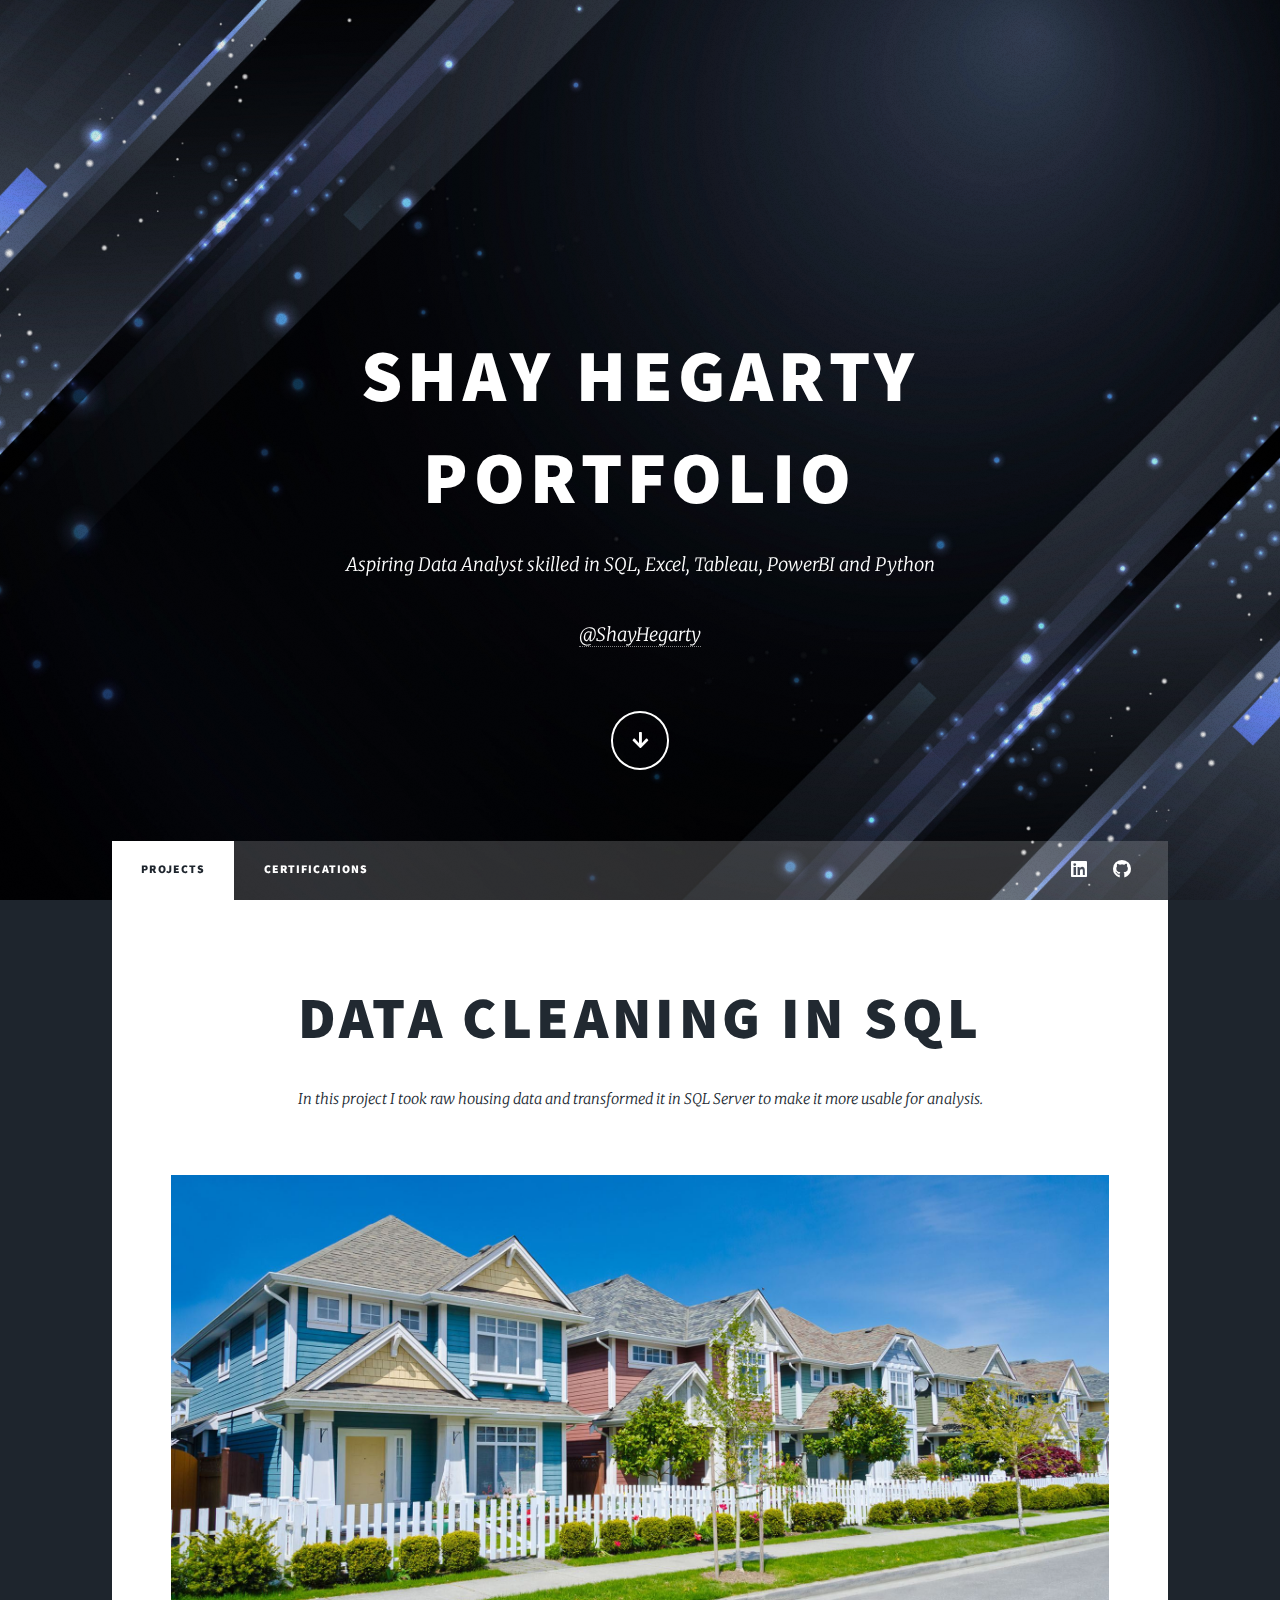
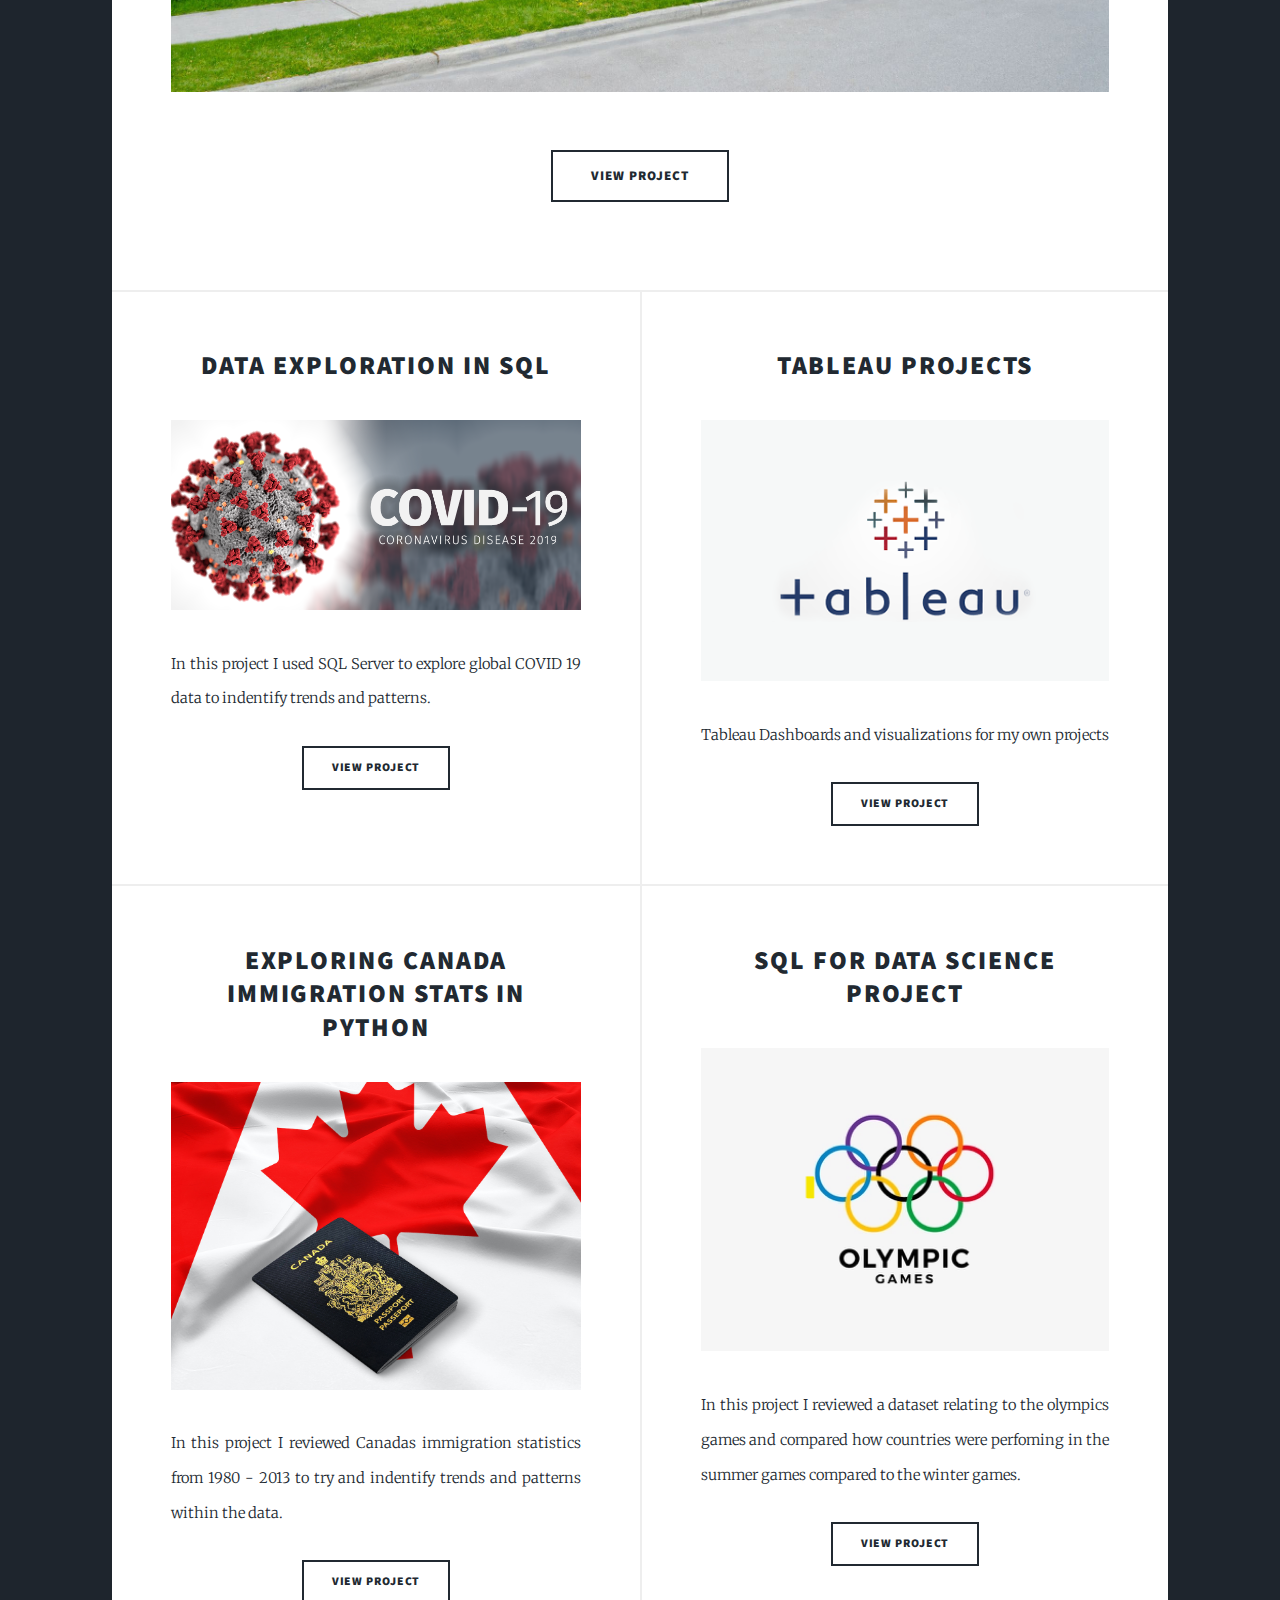
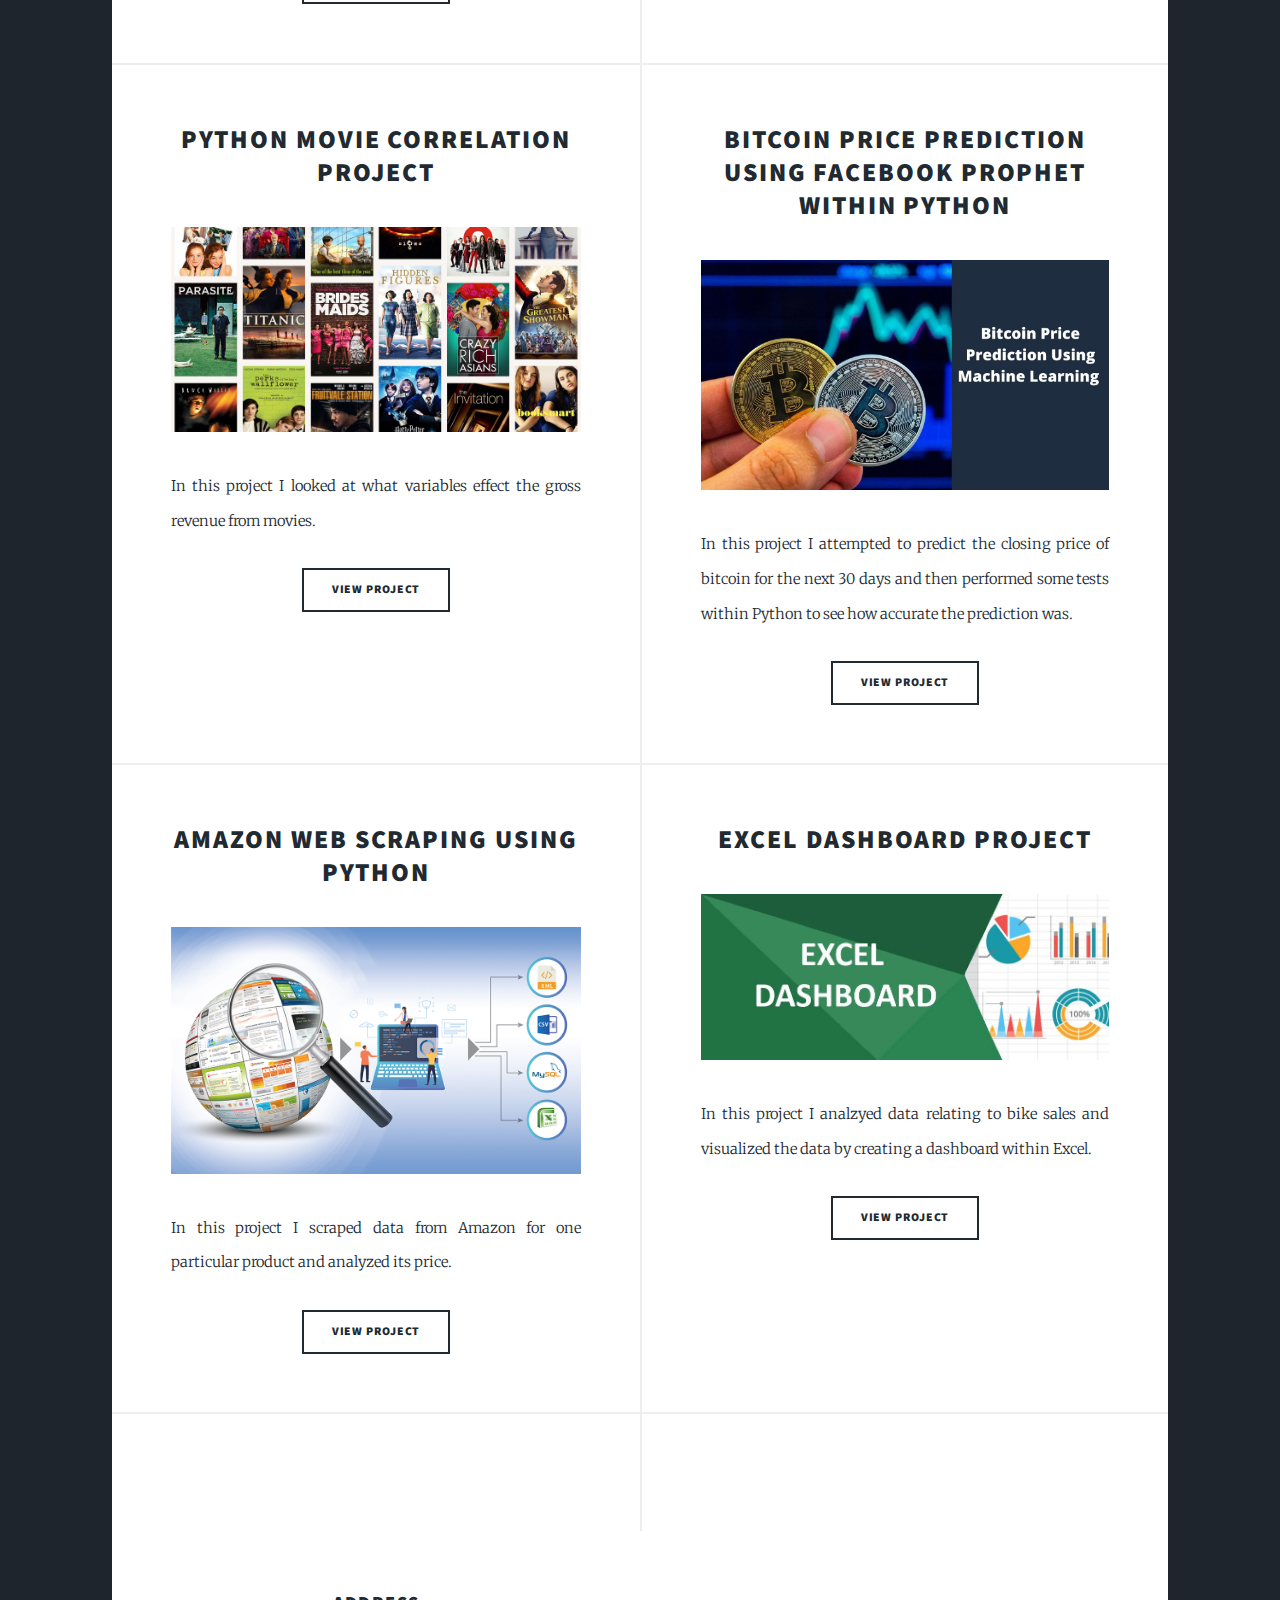
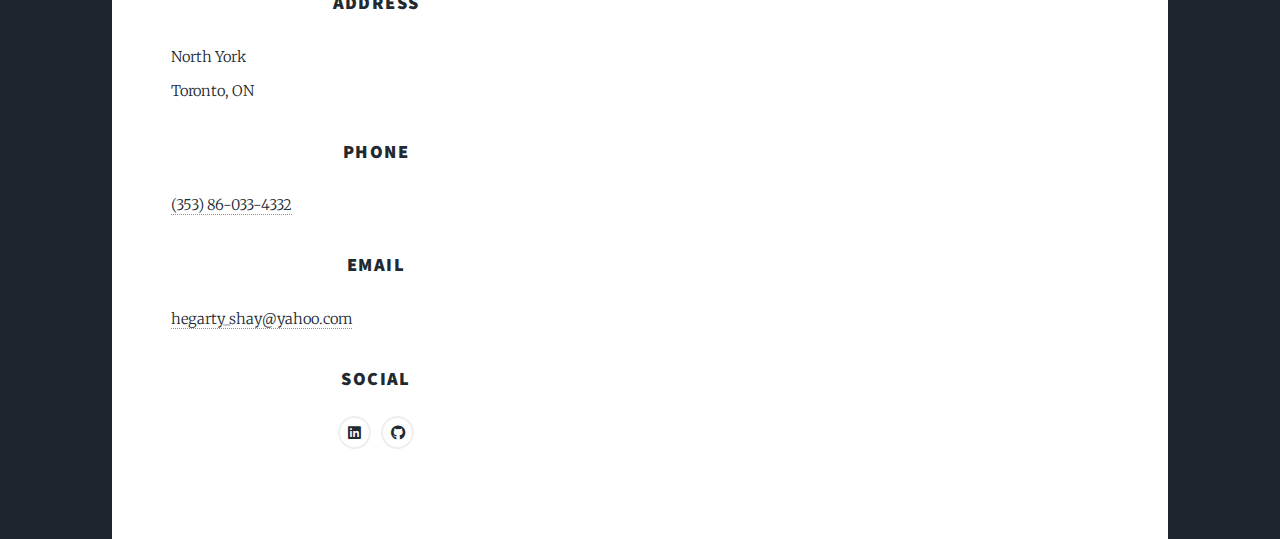
<file: index.html>
<!DOCTYPE HTML>
<!---
	Massively by HTML5 UP
	html5up.net | @ajlkn
	Free for personal and commercial use under the CCA 3.0 license (html5up.net/license)
-->
<html>
	<head>
		<title>Shay Hegarty Portfolio</title>
		<meta charset="utf-8" />
		<meta name="viewport" content="width=device-width, initial-scale=1, user-scalable=no" />
		<link rel="stylesheet" href="assets/css/main.css" />
		<noscript><link rel="stylesheet" href="assets/css/noscript.css" /></noscript>
	</head>
	<body class="is-preload">

		<!-- Wrapper -->
			<div id="wrapper" class="fade-in">

				<!-- Intro -->
					<div id="intro">
						<h1>Shay Hegarty<br />
						</h1>
						<h1>Portfolio<br />
						</h1>
						<p>Aspiring Data Analyst skilled in SQL, Excel, Tableau, PowerBI and Python <p><a href="https://www.linkedin.com/in/shayhegarty/" target= "_blank">@ShayHegarty</a></p>
						</p>
						<ul class="actions">
							<li><a href="#header" class="button icon solid solo fa-arrow-down scrolly">Continue</a></li>
						</ul>
						
					</div>

				<!-- Header -->
					<header id="header">
						<a href="index.html" class="logo">Shay Hegarty</a>
						
						
					</header>

				<!-- Nav -->
					<nav id="nav">
						<ul class="links">
							<li class="active"><a href="index.html">Projects</a></li>
							<li><a href="generic.html">Certifications</a></li>
						</ul>
						<ul class="icons">
							<li><a href="https://www.linkedin.com/in/shayhegarty/" target= "_blank" class="icon brands alt fa-linkedin"><span class="label">linkedin</span></a></li>
							<li><a href="https://github.com/Shegartyy" target= "_blank" class="icon brands alt fa-github"><span class="label">GitHub</span></a></li>
						</ul>
					</nav>

				<!-- Main -->
					<div id="main">

						<!-- Featured Post -->
							<article class="post featured">
								<header class="major">
									
									<h2><a href="https://github.com/Shegartyy/SQL-Data-Cleaning/blob/main/SQL%20Data%20Cleaning.sql" target= "_blank">Data Cleaning in SQL<br />
									</a></h2>
									<p>In this project I took raw housing data and transformed it in SQL Server to make it more usable for analysis.</p>
								</header>
								<a href="https://github.com/Shegartyy/SQL-Data-Cleaning/blob/main/SQL%20Data%20Cleaning.sql" target= "_blank" class="image main"><img src="images/house4.jpg" alt="" /></a>
								<ul class="actions special">
									<li><a href="https://github.com/Shegartyy/SQL-Data-Cleaning/blob/main/SQL%20Data%20Cleaning.sql" target= "_blank" class="button large">View project</a></li>
								</ul>
							</article>

						<!-- Posts -->
							<section class="posts">
								<article>
									<header>
										
										<h2><a href="https://github.com/Shegartyy/SQL-Project---Covid-Dataset-/blob/main/Portfolio%20Project%20-%20Covid.sql" target= "_blank">Data Exploration in SQL<br /></a></h2>
									</header>
									<a href="https://github.com/Shegartyy/SQL-Project---Covid-Dataset-/blob/main/Portfolio%20Project%20-%20Covid.sql" target= "_blank" class="image fit"><img src="images/covid.png" alt="" /></a>
									<p>In this project I used SQL Server to explore global COVID 19 data to indentify trends and patterns.</p>
									<ul class="actions special">
										<li><a href="https://github.com/Shegartyy/SQL-Project---Covid-Dataset-/blob/main/Portfolio%20Project%20-%20Covid.sql" target= "_blank" class="button">View Project</a></li>
									</ul>
								</article>
								<article>
									<header>
										
										<h2><a href="https://public.tableau.com/app/profile/shegartyy" target= "_blank">Tableau Projects<br /></a></h2>
									</header>
									<a href="https://public.tableau.com/app/profile/shegartyy" target= "_blank" class="image fit"><img src="images/tableau.png" alt="" /></a>
									<p>Tableau Dashboards and visualizations for my own projects</p>
									<ul class="actions special">
										<li><a href="https://public.tableau.com/app/profile/shegartyy" target= "_blank" class="button">View Project</a></li>
									</ul>
								</article>
								<article>
									<header>
										
										<h2><a href="https://github.com/Shegartyy/Final-Project---Diploma-in-Applied-Data-Technologies/blob/main/ShayHegarty_L00119782_CA3.ipynb" target= "_blank">Exploring Canada Immigration Stats in Python<br /></a></h2>
									</header>
									<a href="https://github.com/Shegartyy/Final-Project---Diploma-in-Applied-Data-Technologies/blob/main/ShayHegarty_L00119782_CA3.ipynb" target= "_blank" class="image fit"><img src="images/canada 1.jpeg" alt="" /></a>
									<p>In this project I reviewed Canadas immigration statistics from 1980 - 2013 to try and indentify trends and patterns within the data.</p>
									<ul class="actions special">
										<li><a href="https://github.com/Shegartyy/Final-Project---Diploma-in-Applied-Data-Technologies/blob/main/ShayHegarty_L00119782_CA3.ipynb" target= "_blank" class="button">View Project</a></li>
									</ul>
								</article>
								<article>
									<header>
										
										<h2><a href="https://github.com/Shegartyy/SQL-for-Data-Science-Capstone-Project" target= "_blank">SQL for Data Science Project<br /></a></h2>
									</header>
									<a href="https://github.com/Shegartyy/SQL-for-Data-Science-Capstone-Project" target= "_blank" class="image fit"><img src="images/olympics.png" alt="" /></a>
									<p>In this project I reviewed a dataset relating to the olympics games and compared how countries were perfoming in the summer games compared to the winter games.</p>
									<ul class="actions special">
										<li><a href="https://github.com/Shegartyy/SQL-for-Data-Science-Capstone-Project" target= "_blank" class="button">View Project</a></li>
									</ul>
								</article>
								<article>
									<header>
										
										<h2><a href="https://github.com/Shegartyy/Python---Movie-Correlation-Project" target= "_blank">Python Movie Correlation Project<br /></a></h2>
									</header>
									<a href="https://github.com/Shegartyy/Python---Movie-Correlation-Project" target= "_blank" class="image fit"><img src="images/movies.jpg" alt="" /></a>
									<p>In this project I looked at what variables effect the gross revenue from movies.</p>
									<ul class="actions special">
										<li><a href="https://github.com/Shegartyy/Python---Movie-Correlation-Project" target= "_blank" class="button">View Project</a></li>
									</ul>
								</article>
								<article>
									<header>
										
										<h2><a href="https://github.com/Shegartyy/Python---Bitcoin-Price-Prediction-using-Facebook-Prophet" target= "_blank">Bitcoin Price Prediction using Facebook Prophet within Python<br /></a></h2>
									</header>
									<a href="https://github.com/Shegartyy/Python---Bitcoin-Price-Prediction-using-Facebook-Prophet" target= "_blank" class="image fit"><img src="images/btc.jpg" alt="" /></a>
									<p>In this project I attempted to predict the closing price of bitcoin for the next 30 days and then performed some tests within Python to see how accurate the prediction was.</p>
									<ul class="actions special">
										<li><a href="https://github.com/Shegartyy/Python---Bitcoin-Price-Prediction-using-Facebook-Prophet" target= "_blank" class="button">View Project</a></li>
									</ul>
								</article>
								<article>
									<header>
										
										<h2><a href="https://github.com/Shegartyy/Amazon-Web-Scraping-using-Python/blob/main/Amazon%20Web%20Scraping.ipynb" target= "_blank">Amazon Web Scraping using Python<br /></a></h2>
									</header>
									<a href="https://github.com/Shegartyy/Amazon-Web-Scraping-using-Python/blob/main/Amazon%20Web%20Scraping.ipynb" target= "_blank" class="image fit"><img src="images/webscraping.jpg" alt="" /></a>
									<p>In this project I scraped data from Amazon for one particular product and analyzed its price.</p>
									<ul class="actions special">
										<li><a href="https://github.com/Shegartyy/Amazon-Web-Scraping-using-Python/blob/main/Amazon%20Web%20Scraping.ipynb" target= "_blank" class="button">View Project</a></li>
									</ul>
								</article>
								<article>
									<header>
										
										<h2><a href="https://github.com/Shegartyy/Excel-Dashboard-Project" target= "_blank">Excel Dashboard Project<br /></a></h2>
									</header>
									<a href="https://github.com/Shegartyy/Excel-Dashboard-Project" target= "_blank" class="image fit"><img src="images/excel.jpg" alt="" /></a>
									<p>In this project I analzyed data relating to bike sales and visualized the data by creating a dashboard within Excel.</p>
									<ul class="actions special">
										<li><a href="https://github.com/Shegartyy/Excel-Dashboard-Project" target= "_blank" class="button">View Project</a></li>
									</ul>
								</article>
							<article>
							</article>
							<article>
							</article>

						<section class="split contact">
							<section class="alt">
								<h3>Address</h3>
								<p>North York<br />Toronto, ON</p>
							</section>
							<section>
								<h3>Phone</h3>
								<p><a href="#">(353) 86-033-4332</a></p>
							</section>
							<section>
								<h3>Email</h3>
								<p><a href="#">hegarty_shay@yahoo.com</a></p>
							</section>
							<section>
								<h3>Social</h3>
								<ul class="icons alt">
									<li><a href="https://www.linkedin.com/in/shayhegarty/" target= "_blank" class="icon brands alt fa-linkedin"><span class="label">linkedin</span></a></li>
									<li><a href="https://github.com/Shegartyy" target= "_blank" class="icon brands alt fa-github"><span class="label">GitHub</span></a></li>
								</ul>
							</section>
						</section>
					</footer>

				<!-- Copyright -->
					<div id="copyright">
						<ul><li>&copy; Untitled</li><li>Design: <a href="https://html5up.net">HTML5 UP</a></li></ul>
					</div>

			</div>

		<!-- Scripts -->
			<script src="assets/js/jquery.min.js"></script>
			<script src="assets/js/jquery.scrollex.min.js"></script>
			<script src="assets/js/jquery.scrolly.min.js"></script>
			<script src="assets/js/browser.min.js"></script>
			<script src="assets/js/breakpoints.min.js"></script>
			<script src="assets/js/util.js"></script>
			<script src="assets/js/main.js"></script>

	</body>
</html>
</file>
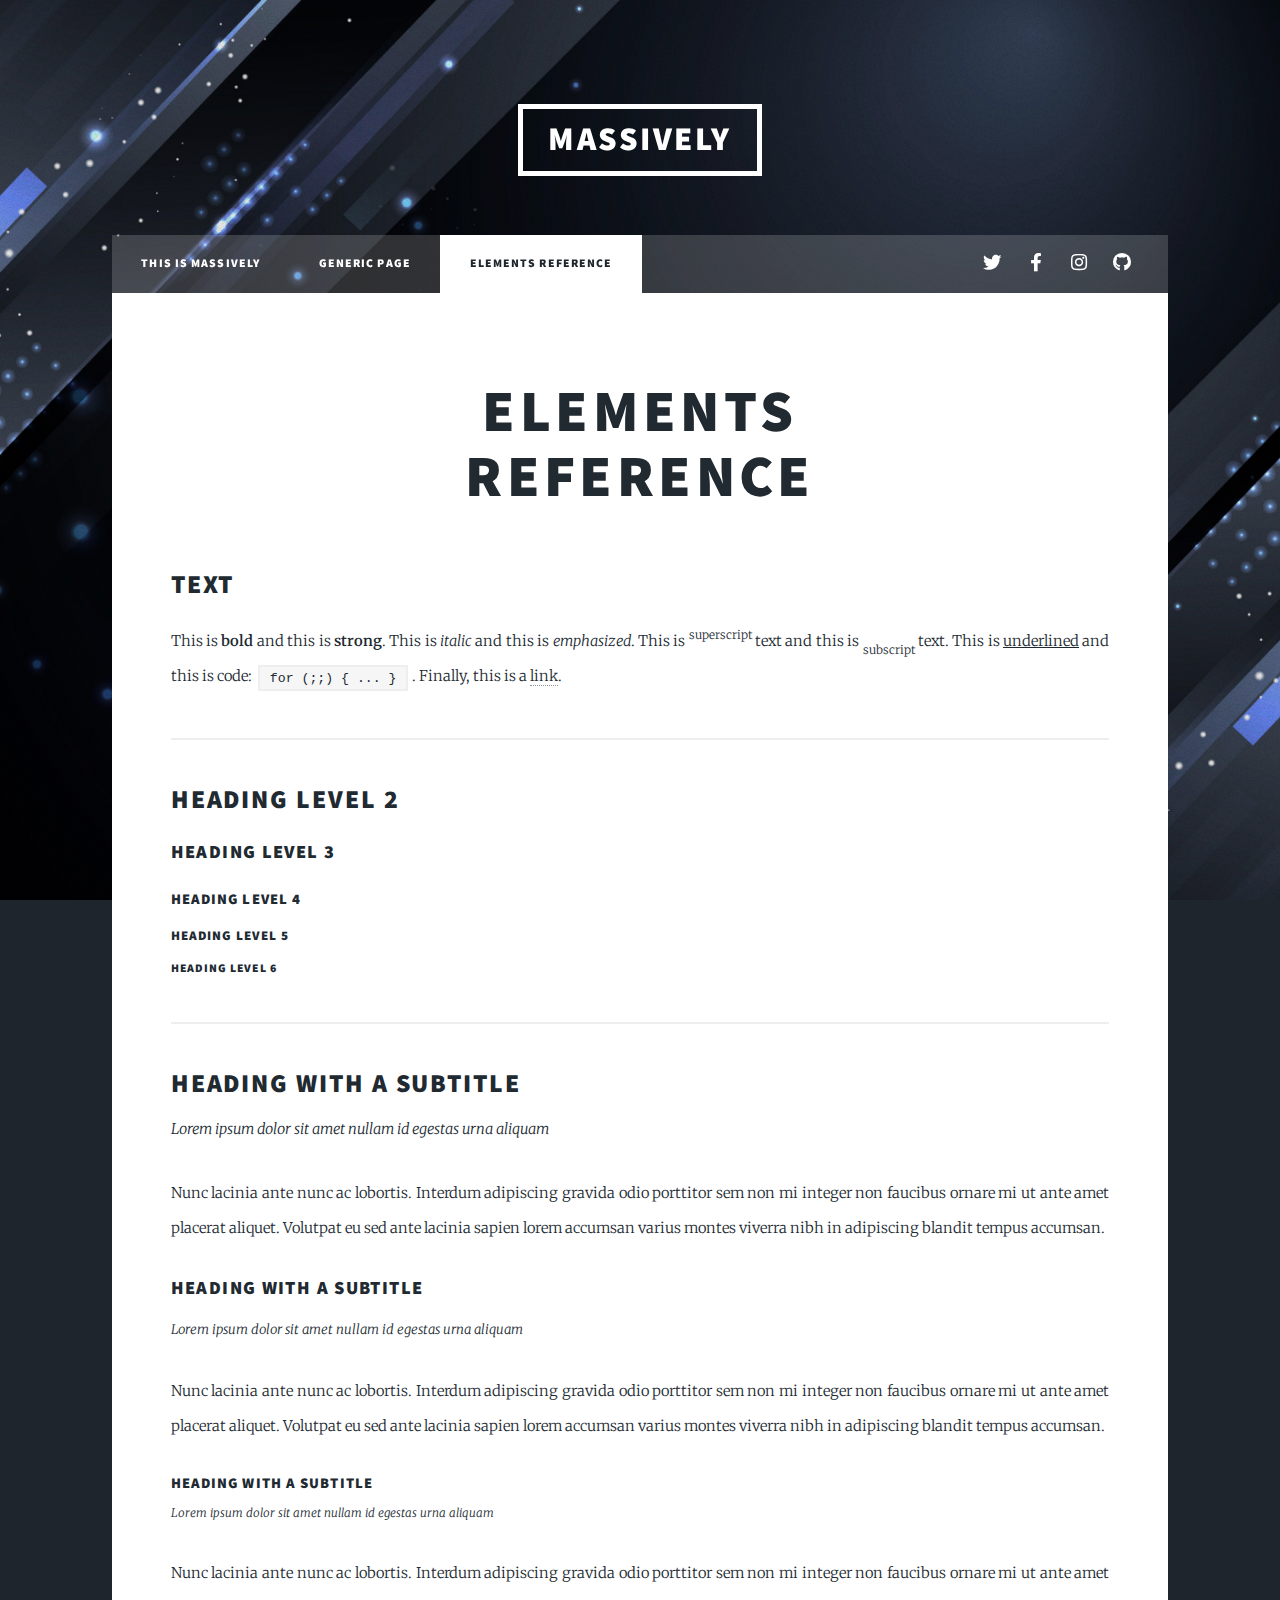
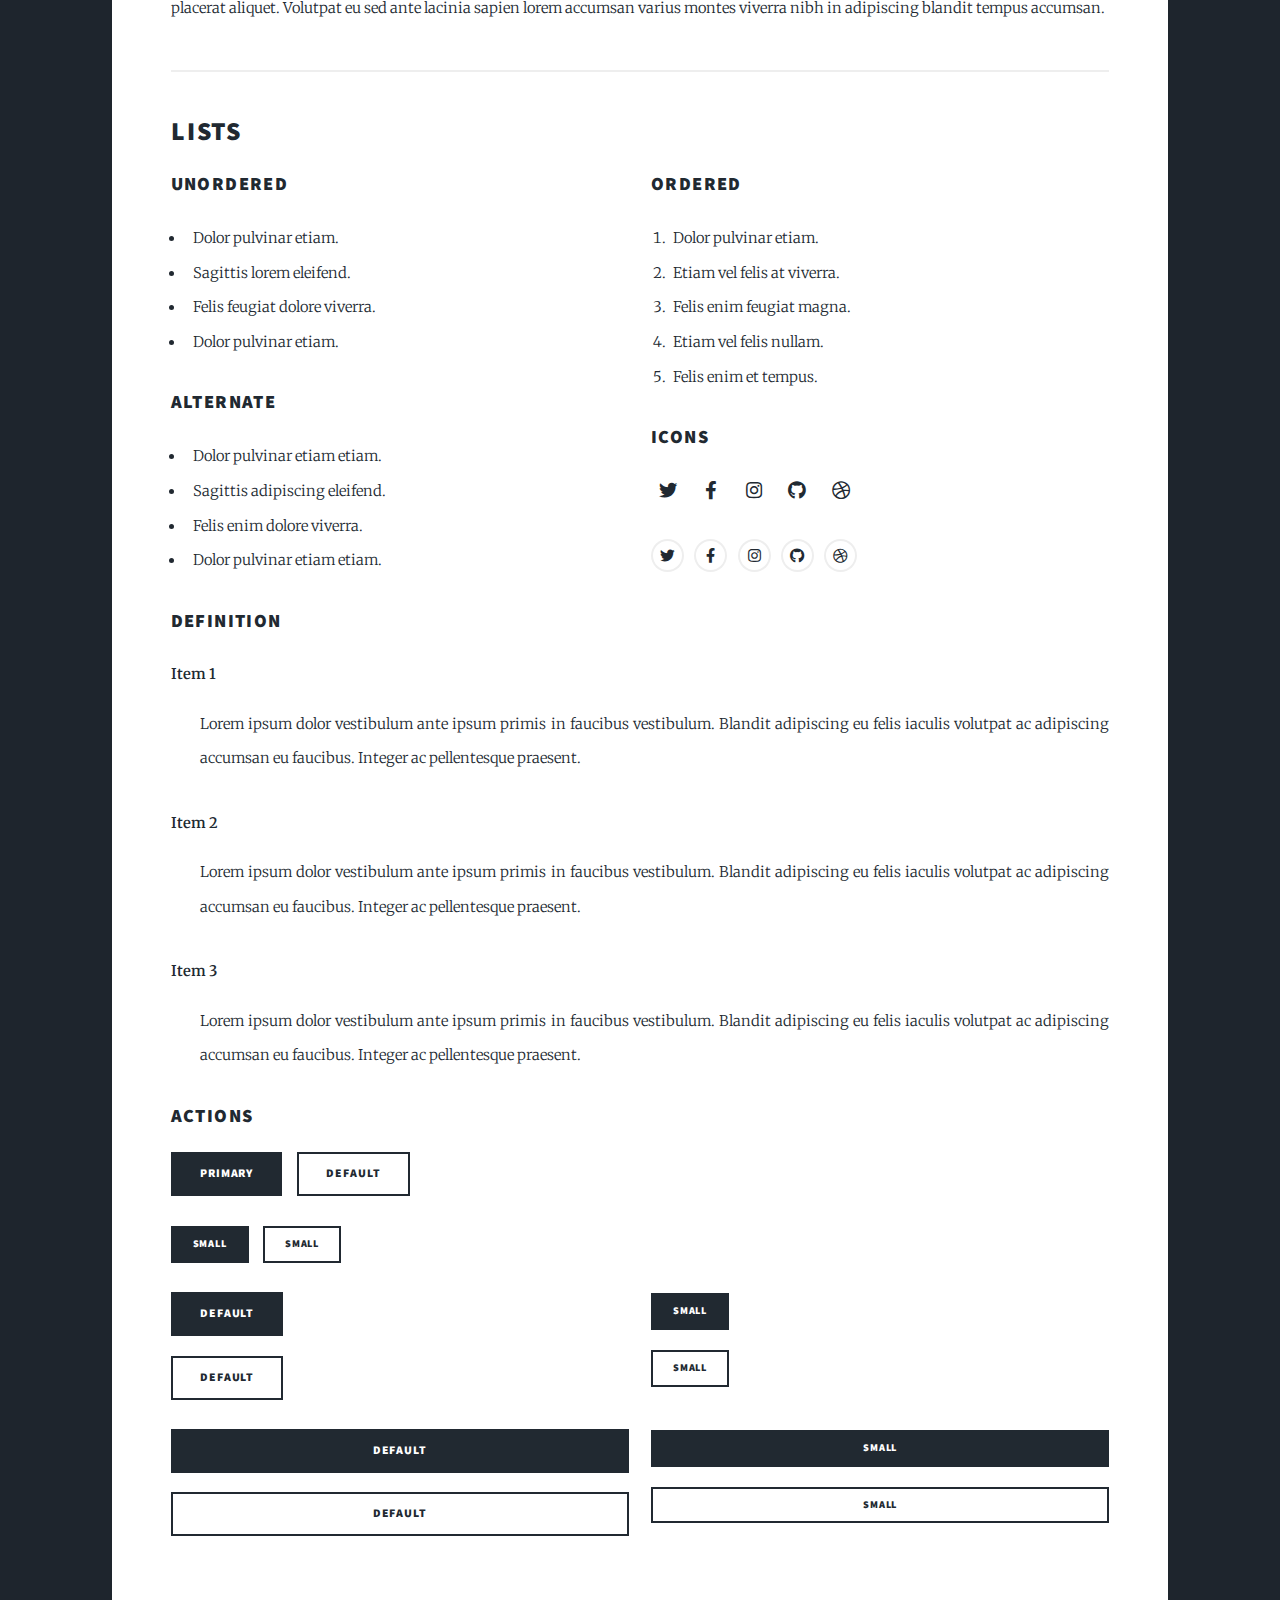
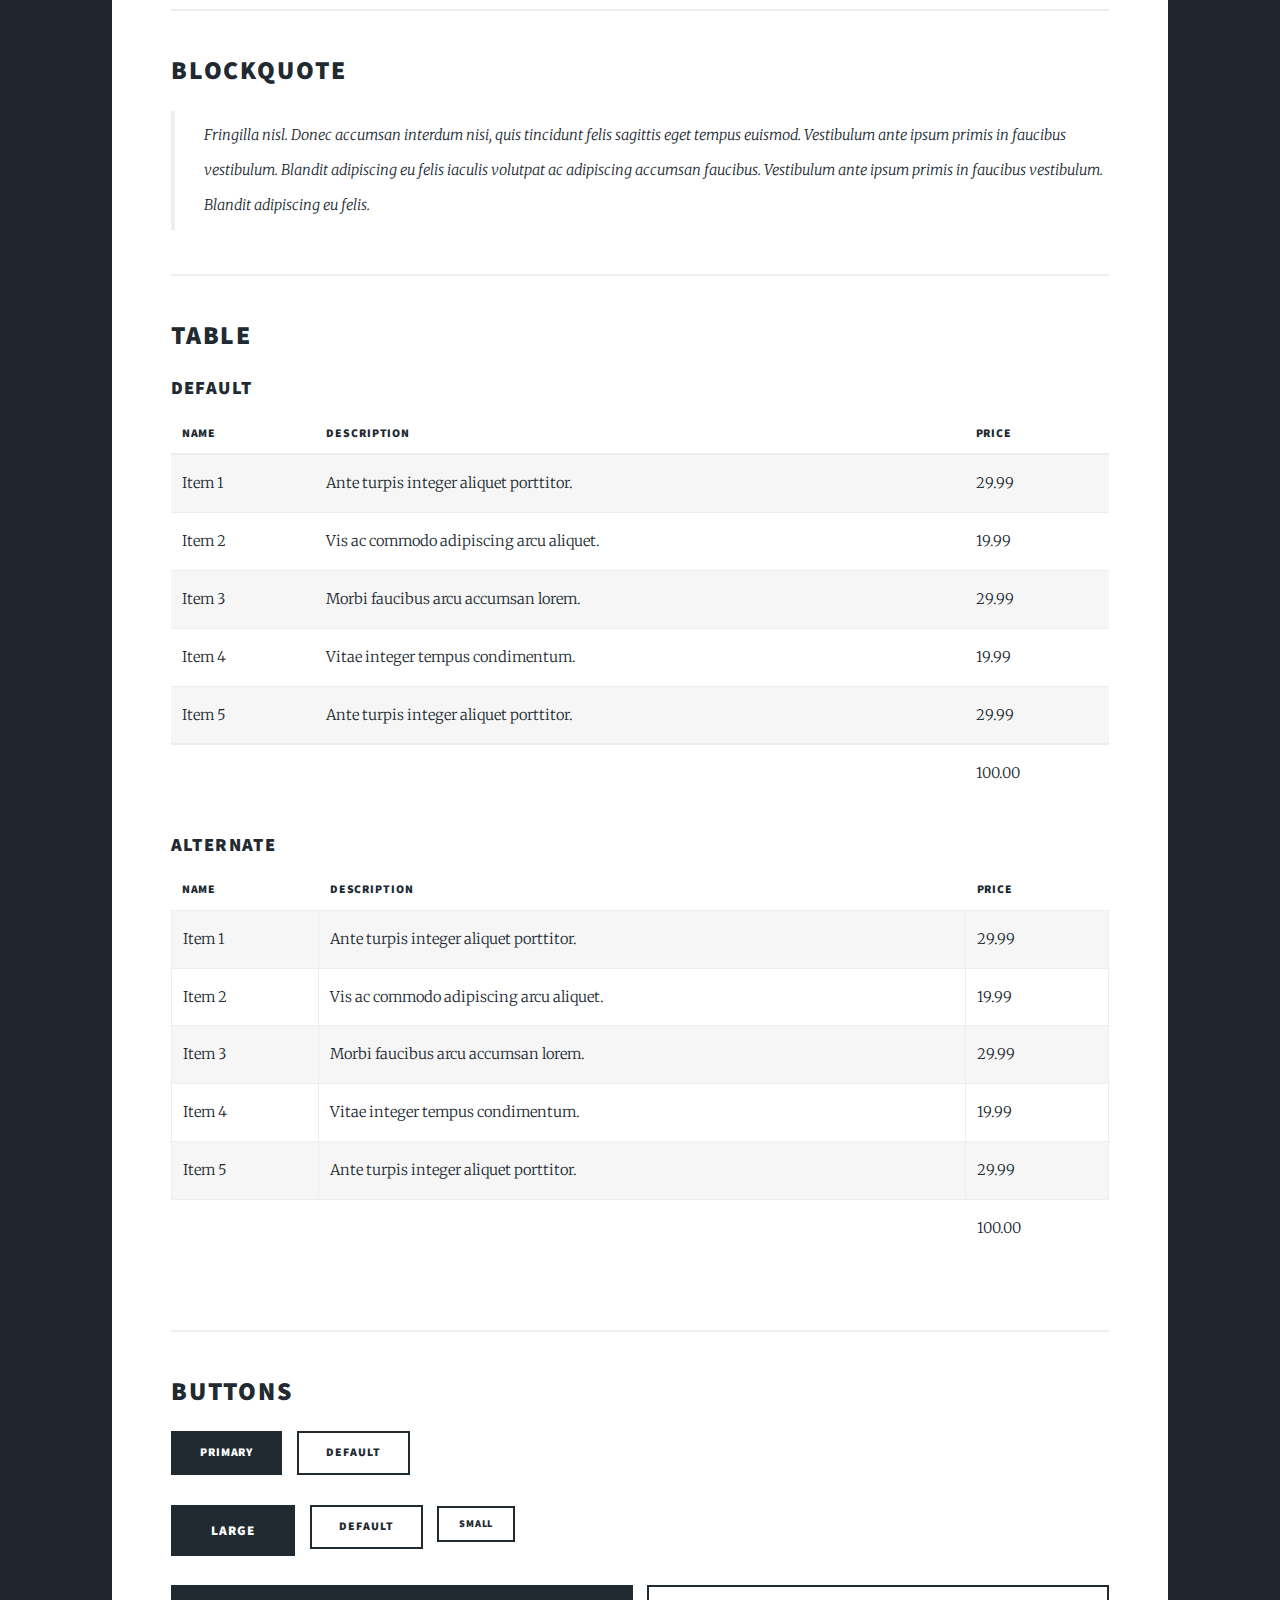
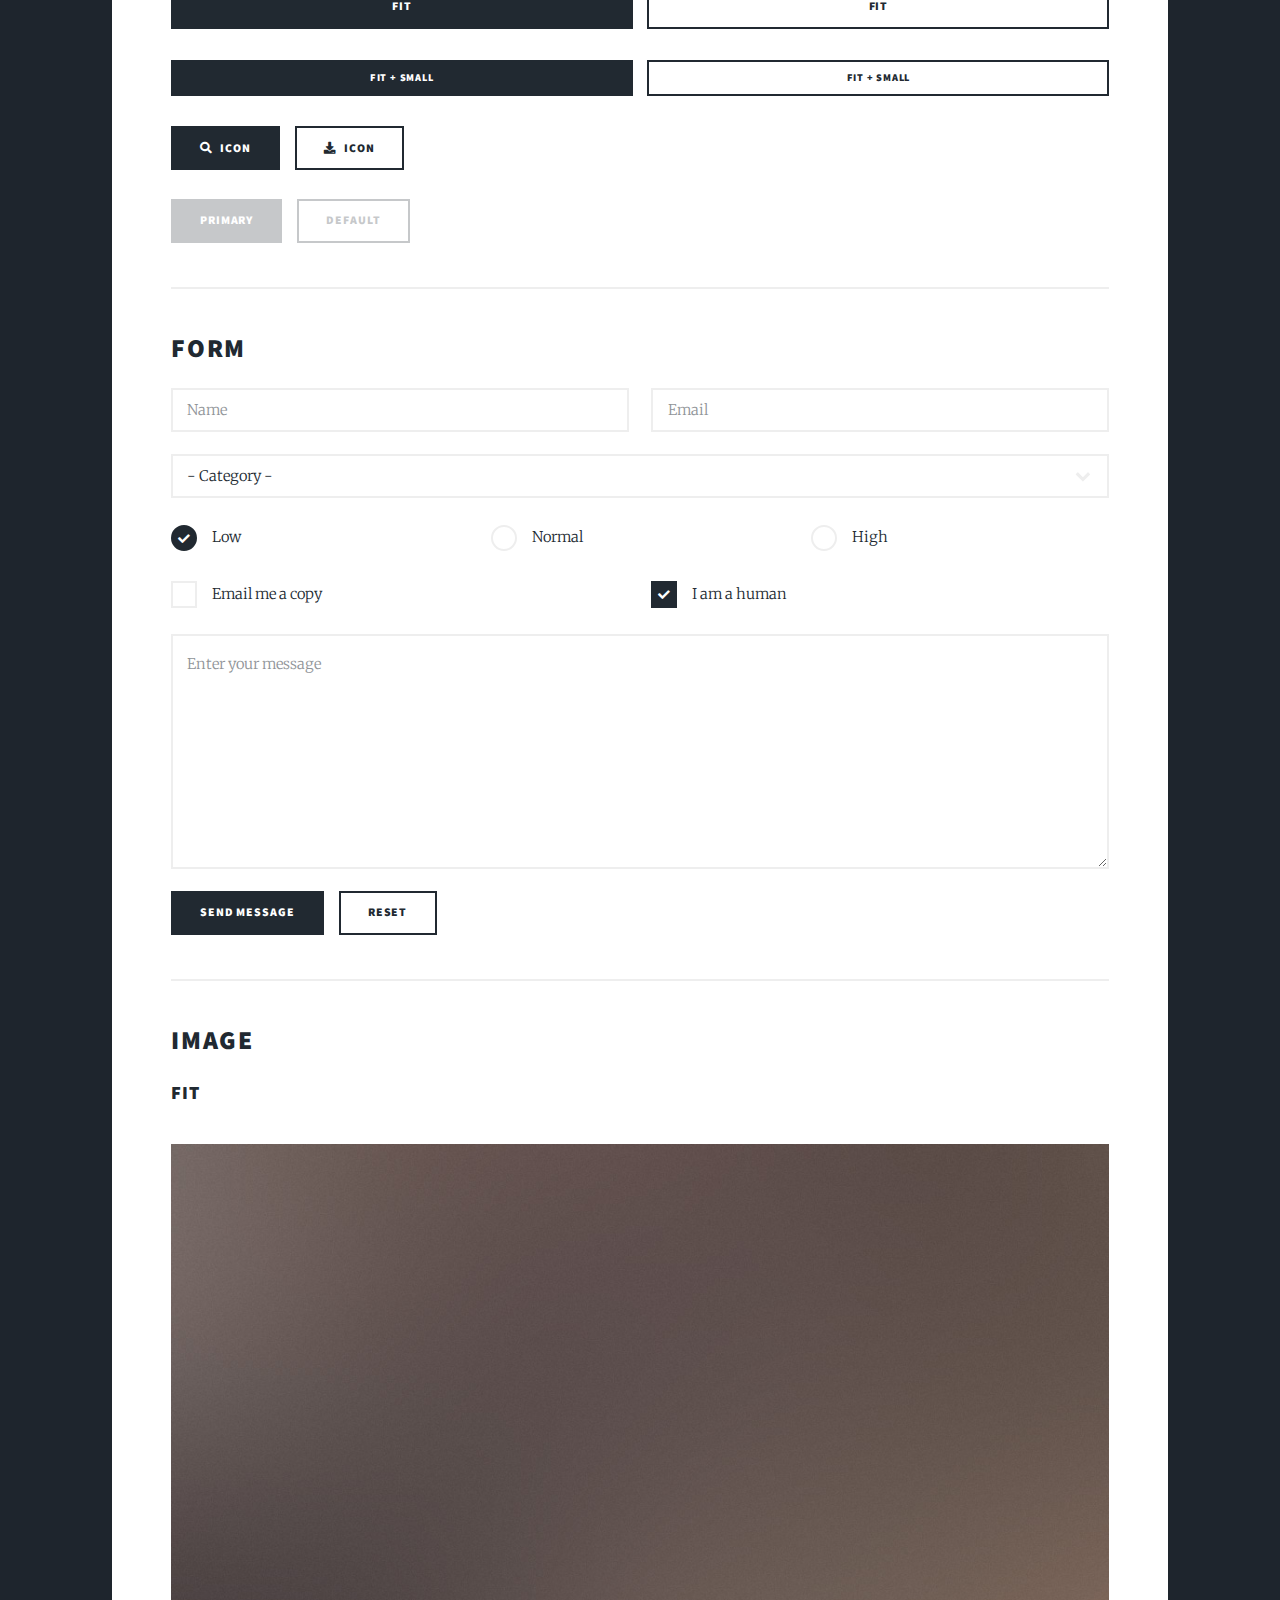
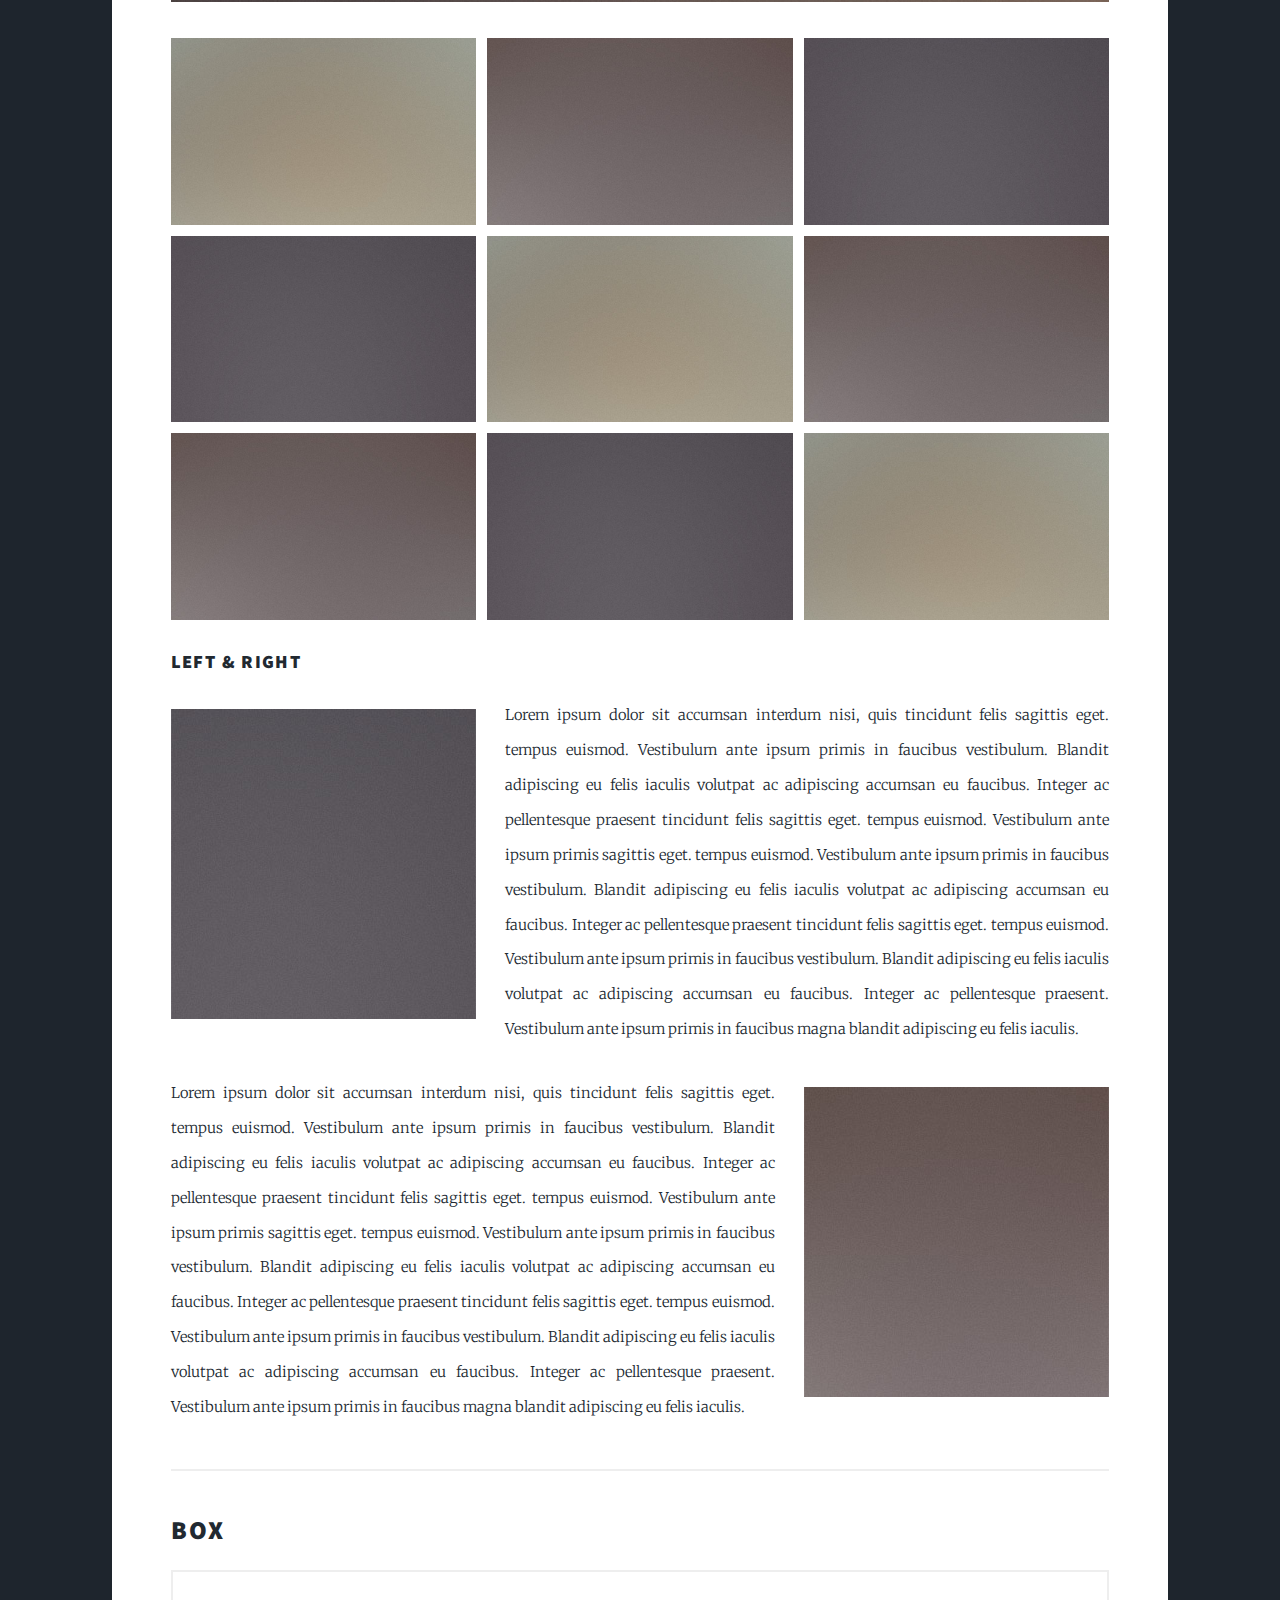
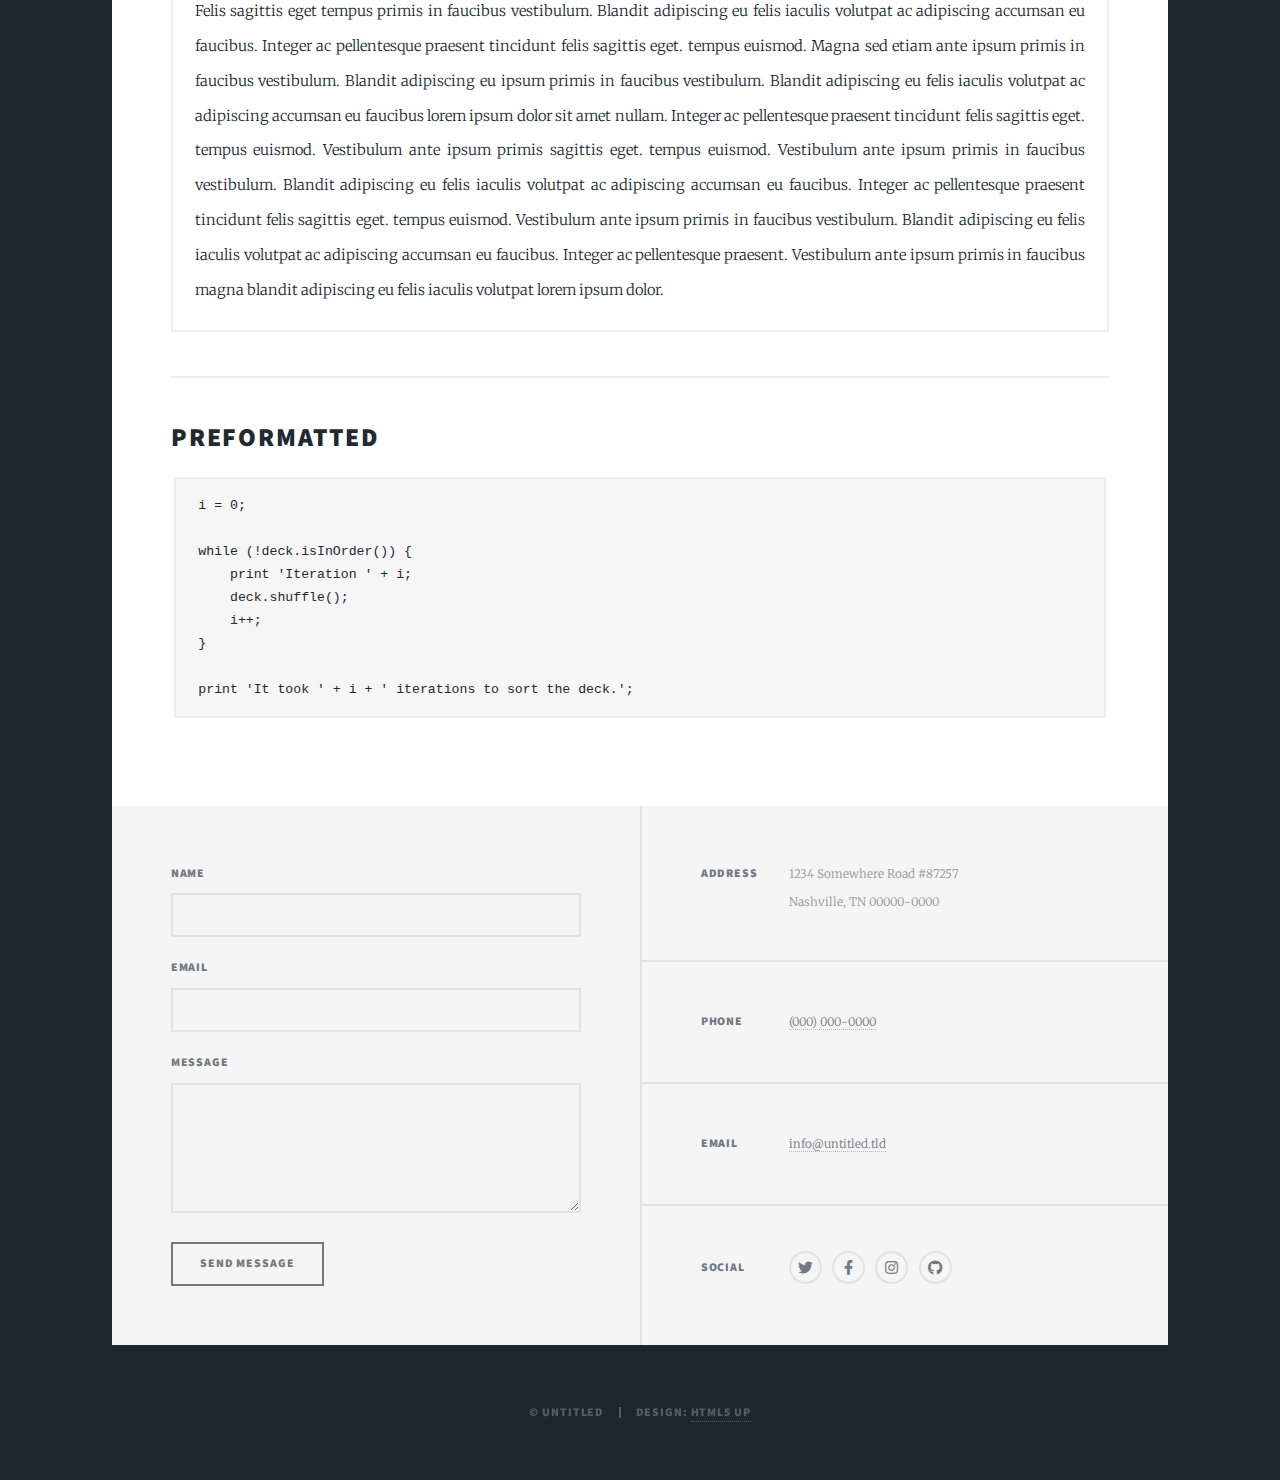
<file: elements.html>
<!DOCTYPE HTML>
<!--
	Massively by HTML5 UP
	html5up.net | @ajlkn
	Free for personal and commercial use under the CCA 3.0 license (html5up.net/license)
-->
<html>
	<head>
		<title>Elements Reference - Massively by HTML5 UP</title>
		<meta charset="utf-8" />
		<meta name="viewport" content="width=device-width, initial-scale=1, user-scalable=no" />
		<link rel="stylesheet" href="assets/css/main.css" />
		<noscript><link rel="stylesheet" href="assets/css/noscript.css" /></noscript>
	</head>
	<body class="is-preload">

		<!-- Wrapper -->
			<div id="wrapper">

				<!-- Header -->
					<header id="header">
						<a href="index.html" class="logo">Massively</a>
					</header>

				<!-- Nav -->
					<nav id="nav">
						<ul class="links">
							<li><a href="index.html">This is Massively</a></li>
							<li><a href="generic.html">Generic Page</a></li>
							<li class="active"><a href="elements.html">Elements Reference</a></li>
						</ul>
						<ul class="icons">
							<li><a href="#" class="icon brands fa-twitter"><span class="label">Twitter</span></a></li>
							<li><a href="#" class="icon brands fa-facebook-f"><span class="label">Facebook</span></a></li>
							<li><a href="#" class="icon brands fa-instagram"><span class="label">Instagram</span></a></li>
							<li><a href="#" class="icon brands fa-github"><span class="label">GitHub</span></a></li>
						</ul>
					</nav>

				<!-- Main -->
					<div id="main">

						<!-- Post -->
							<section class="post">
								<header class="major">
									<h1>Elements<br />
									Reference</h1>
								</header>

								<!-- Text stuff -->
									<h2>Text</h2>
									<p>This is <b>bold</b> and this is <strong>strong</strong>. This is <i>italic</i> and this is <em>emphasized</em>.
									This is <sup>superscript</sup> text and this is <sub>subscript</sub> text.
									This is <u>underlined</u> and this is code: <code>for (;;) { ... }</code>.
									Finally, this is a <a href="#">link</a>.</p>
									<hr />
									<h2>Heading Level 2</h2>
									<h3>Heading Level 3</h3>
									<h4>Heading Level 4</h4>
									<h5>Heading Level 5</h5>
									<h6>Heading Level 6</h6>
									<hr />
									<header>
										<h2>Heading with a Subtitle</h2>
										<p>Lorem ipsum dolor sit amet nullam id egestas urna aliquam</p>
									</header>
									<p>Nunc lacinia ante nunc ac lobortis. Interdum adipiscing gravida odio porttitor sem non mi integer non faucibus ornare mi ut ante amet placerat aliquet. Volutpat eu sed ante lacinia sapien lorem accumsan varius montes viverra nibh in adipiscing blandit tempus accumsan.</p>
									<header>
										<h3>Heading with a Subtitle</h3>
										<p>Lorem ipsum dolor sit amet nullam id egestas urna aliquam</p>
									</header>
									<p>Nunc lacinia ante nunc ac lobortis. Interdum adipiscing gravida odio porttitor sem non mi integer non faucibus ornare mi ut ante amet placerat aliquet. Volutpat eu sed ante lacinia sapien lorem accumsan varius montes viverra nibh in adipiscing blandit tempus accumsan.</p>
									<header>
										<h4>Heading with a Subtitle</h4>
										<p>Lorem ipsum dolor sit amet nullam id egestas urna aliquam</p>
									</header>
									<p>Nunc lacinia ante nunc ac lobortis. Interdum adipiscing gravida odio porttitor sem non mi integer non faucibus ornare mi ut ante amet placerat aliquet. Volutpat eu sed ante lacinia sapien lorem accumsan varius montes viverra nibh in adipiscing blandit tempus accumsan.</p>

									<hr />

								<!-- Lists -->
									<h2>Lists</h2>
									<div class="row">
										<div class="col-6 col-12-small">

											<h3>Unordered</h3>
											<ul>
												<li>Dolor pulvinar etiam.</li>
												<li>Sagittis lorem eleifend.</li>
												<li>Felis feugiat dolore viverra.</li>
												<li>Dolor pulvinar etiam.</li>
											</ul>

											<h3>Alternate</h3>
											<ul class="alt">
												<li>Dolor pulvinar etiam etiam.</li>
												<li>Sagittis adipiscing eleifend.</li>
												<li>Felis enim dolore viverra.</li>
												<li>Dolor pulvinar etiam etiam.</li>
											</ul>

										</div>
										<div class="col-6 col-12-small">

											<h3>Ordered</h3>
											<ol>
												<li>Dolor pulvinar etiam.</li>
												<li>Etiam vel felis at viverra.</li>
												<li>Felis enim feugiat magna.</li>
												<li>Etiam vel felis nullam.</li>
												<li>Felis enim et tempus.</li>
											</ol>

											<h3>Icons</h3>
											<ul class="icons">
												<li><a href="#" class="icon brands fa-twitter"><span class="label">Twitter</span></a></li>
												<li><a href="#" class="icon brands fa-facebook-f"><span class="label">Facebook</span></a></li>
												<li><a href="#" class="icon brands fa-instagram"><span class="label">Instagram</span></a></li>
												<li><a href="#" class="icon brands fa-github"><span class="label">Github</span></a></li>
												<li><a href="#" class="icon brands fa-dribbble"><span class="label">Dribbble</span></a></li>
											</ul>
											<ul class="icons alt">
												<li><a href="#" class="icon brands alt fa-twitter"><span class="label">Twitter</span></a></li>
												<li><a href="#" class="icon brands alt fa-facebook-f"><span class="label">Facebook</span></a></li>
												<li><a href="#" class="icon brands alt fa-instagram"><span class="label">Instagram</span></a></li>
												<li><a href="#" class="icon brands alt fa-github"><span class="label">Github</span></a></li>
												<li><a href="#" class="icon brands alt fa-dribbble"><span class="label">Dribbble</span></a></li>
											</ul>

										</div>
									</div>
									<h3>Definition</h3>
									<dl>
										<dt>Item 1</dt>
										<dd>
											<p>Lorem ipsum dolor vestibulum ante ipsum primis in faucibus vestibulum. Blandit adipiscing eu felis iaculis volutpat ac adipiscing accumsan eu faucibus. Integer ac pellentesque praesent.</p>
										</dd>
										<dt>Item 2</dt>
										<dd>
											<p>Lorem ipsum dolor vestibulum ante ipsum primis in faucibus vestibulum. Blandit adipiscing eu felis iaculis volutpat ac adipiscing accumsan eu faucibus. Integer ac pellentesque praesent.</p>
										</dd>
										<dt>Item 3</dt>
										<dd>
											<p>Lorem ipsum dolor vestibulum ante ipsum primis in faucibus vestibulum. Blandit adipiscing eu felis iaculis volutpat ac adipiscing accumsan eu faucibus. Integer ac pellentesque praesent.</p>
										</dd>
									</dl>

									<h3>Actions</h3>
									<ul class="actions">
										<li><a href="#" class="button primary">Primary</a></li>
										<li><a href="#" class="button">Default</a></li>
									</ul>
									<ul class="actions small">
										<li><a href="#" class="button primary small">Small</a></li>
										<li><a href="#" class="button small">Small</a></li>
									</ul>
									<div class="row">
										<div class="col-6 col-12-small">
											<ul class="actions stacked">
												<li><a href="#" class="button primary">Default</a></li>
												<li><a href="#" class="button">Default</a></li>
											</ul>
										</div>
										<div class="col-6 col-12-small">
											<ul class="actions stacked">
												<li><a href="#" class="button primary small">Small</a></li>
												<li><a href="#" class="button small">Small</a></li>
											</ul>
										</div>
									</div>
									<div class="row">
										<div class="col-6 col-12-small">
											<ul class="actions stacked">
												<li><a href="#" class="button primary fit">Default</a></li>
												<li><a href="#" class="button fit">Default</a></li>
											</ul>
										</div>
										<div class="col-6 col-12-small">
											<ul class="actions stacked">
												<li><a href="#" class="button primary small fit">Small</a></li>
												<li><a href="#" class="button small fit">Small</a></li>
											</ul>
										</div>
									</div>

									<hr />

								<!-- Blockquote -->
									<h2>Blockquote</h2>
									<blockquote>Fringilla nisl. Donec accumsan interdum nisi, quis tincidunt felis sagittis eget tempus euismod. Vestibulum ante ipsum primis in faucibus vestibulum. Blandit adipiscing eu felis iaculis volutpat ac adipiscing accumsan faucibus. Vestibulum ante ipsum primis in faucibus vestibulum. Blandit adipiscing eu felis.</blockquote>

									<hr />

								<!-- Table -->
									<h2>Table</h2>

									<h3>Default</h3>
									<div class="table-wrapper">
										<table>
											<thead>
												<tr>
													<th>Name</th>
													<th>Description</th>
													<th>Price</th>
												</tr>
											</thead>
											<tbody>
												<tr>
													<td>Item 1</td>
													<td>Ante turpis integer aliquet porttitor.</td>
													<td>29.99</td>
												</tr>
												<tr>
													<td>Item 2</td>
													<td>Vis ac commodo adipiscing arcu aliquet.</td>
													<td>19.99</td>
												</tr>
												<tr>
													<td>Item 3</td>
													<td> Morbi faucibus arcu accumsan lorem.</td>
													<td>29.99</td>
												</tr>
												<tr>
													<td>Item 4</td>
													<td>Vitae integer tempus condimentum.</td>
													<td>19.99</td>
												</tr>
												<tr>
													<td>Item 5</td>
													<td>Ante turpis integer aliquet porttitor.</td>
													<td>29.99</td>
												</tr>
											</tbody>
											<tfoot>
												<tr>
													<td colspan="2"></td>
													<td>100.00</td>
												</tr>
											</tfoot>
										</table>
									</div>

									<h3>Alternate</h3>
									<div class="table-wrapper">
										<table class="alt">
											<thead>
												<tr>
													<th>Name</th>
													<th>Description</th>
													<th>Price</th>
												</tr>
											</thead>
											<tbody>
												<tr>
													<td>Item 1</td>
													<td>Ante turpis integer aliquet porttitor.</td>
													<td>29.99</td>
												</tr>
												<tr>
													<td>Item 2</td>
													<td>Vis ac commodo adipiscing arcu aliquet.</td>
													<td>19.99</td>
												</tr>
												<tr>
													<td>Item 3</td>
													<td> Morbi faucibus arcu accumsan lorem.</td>
													<td>29.99</td>
												</tr>
												<tr>
													<td>Item 4</td>
													<td>Vitae integer tempus condimentum.</td>
													<td>19.99</td>
												</tr>
												<tr>
													<td>Item 5</td>
													<td>Ante turpis integer aliquet porttitor.</td>
													<td>29.99</td>
												</tr>
											</tbody>
											<tfoot>
												<tr>
													<td colspan="2"></td>
													<td>100.00</td>
												</tr>
											</tfoot>
										</table>
									</div>

									<hr />

								<!-- Buttons -->
									<h2>Buttons</h2>
									<ul class="actions">
										<li><a href="#" class="button primary">Primary</a></li>
										<li><a href="#" class="button">Default</a></li>
									</ul>
									<ul class="actions">
										<li><a href="#" class="button primary large">Large</a></li>
										<li><a href="#" class="button">Default</a></li>
										<li><a href="#" class="button small">Small</a></li>
									</ul>
									<ul class="actions fit">
										<li><a href="#" class="button primary fit">Fit</a></li>
										<li><a href="#" class="button fit">Fit</a></li>
									</ul>
									<ul class="actions fit small">
										<li><a href="#" class="button primary fit small">Fit + Small</a></li>
										<li><a href="#" class="button fit small">Fit + Small</a></li>
									</ul>
									<ul class="actions">
										<li><a href="#" class="button primary icon solid fa-search">Icon</a></li>
										<li><a href="#" class="button icon solid fa-download">Icon</a></li>
									</ul>
									<ul class="actions">
										<li><span class="button primary disabled">Primary</span></li>
										<li><span class="button disabled">Default</span></li>
									</ul>

									<hr />

								<!-- Form -->
									<h2>Form</h2>

									<form method="post" action="#">
										<div class="row gtr-uniform">
											<div class="col-6 col-12-xsmall">
												<input type="text" name="demo-name" id="demo-name" value="" placeholder="Name" />
											</div>
											<div class="col-6 col-12-xsmall">
												<input type="email" name="demo-email" id="demo-email" value="" placeholder="Email" />
											</div>
											<!-- Break -->
											<div class="col-12">
												<select name="demo-category" id="demo-category">
													<option value="">- Category -</option>
													<option value="1">Manufacturing</option>
													<option value="1">Shipping</option>
													<option value="1">Administration</option>
													<option value="1">Human Resources</option>
												</select>
											</div>
											<!-- Break -->
											<div class="col-4 col-12-small">
												<input type="radio" id="demo-priority-low" name="demo-priority" checked>
												<label for="demo-priority-low">Low</label>
											</div>
											<div class="col-4 col-12-small">
												<input type="radio" id="demo-priority-normal" name="demo-priority">
												<label for="demo-priority-normal">Normal</label>
											</div>
											<div class="col-4 col-12-small">
												<input type="radio" id="demo-priority-high" name="demo-priority">
												<label for="demo-priority-high">High</label>
											</div>
											<!-- Break -->
											<div class="col-6 col-12-small">
												<input type="checkbox" id="demo-copy" name="demo-copy">
												<label for="demo-copy">Email me a copy</label>
											</div>
											<div class="col-6 col-12-small">
												<input type="checkbox" id="demo-human" name="demo-human" checked>
												<label for="demo-human">I am a human</label>
											</div>
											<!-- Break -->
											<div class="col-12">
												<textarea name="demo-message" id="demo-message" placeholder="Enter your message" rows="6"></textarea>
											</div>
											<!-- Break -->
											<div class="col-12">
												<ul class="actions">
													<li><input type="submit" value="Send Message" class="primary" /></li>
													<li><input type="reset" value="Reset" /></li>
												</ul>
											</div>
										</div>
									</form>

									<hr />

								<!-- Image -->
									<h2>Image</h2>

									<h3>Fit</h3>
									<span class="image fit"><img src="images/pic01.jpg" alt="" /></span>
									<div class="box alt">
										<div class="row gtr-50 gtr-uniform">
											<div class="col-4"><span class="image fit"><img src="images/pic02.jpg" alt="" /></span></div>
											<div class="col-4"><span class="image fit"><img src="images/pic03.jpg" alt="" /></span></div>
											<div class="col-4"><span class="image fit"><img src="images/pic04.jpg" alt="" /></span></div>
											<!-- Break -->
											<div class="col-4"><span class="image fit"><img src="images/pic04.jpg" alt="" /></span></div>
											<div class="col-4"><span class="image fit"><img src="images/pic02.jpg" alt="" /></span></div>
											<div class="col-4"><span class="image fit"><img src="images/pic03.jpg" alt="" /></span></div>
											<!-- Break -->
											<div class="col-4"><span class="image fit"><img src="images/pic03.jpg" alt="" /></span></div>
											<div class="col-4"><span class="image fit"><img src="images/pic04.jpg" alt="" /></span></div>
											<div class="col-4"><span class="image fit"><img src="images/pic02.jpg" alt="" /></span></div>
										</div>
									</div>

									<h3>Left &amp; Right</h3>
									<p><span class="image left"><img src="images/pic08.jpg" alt="" /></span>Lorem ipsum dolor sit accumsan interdum nisi, quis tincidunt felis sagittis eget. tempus euismod. Vestibulum ante ipsum primis in faucibus vestibulum. Blandit adipiscing eu felis iaculis volutpat ac adipiscing accumsan eu faucibus. Integer ac pellentesque praesent tincidunt felis sagittis eget. tempus euismod. Vestibulum ante ipsum primis sagittis eget. tempus euismod. Vestibulum ante ipsum primis in faucibus vestibulum. Blandit adipiscing eu felis iaculis volutpat ac adipiscing accumsan eu faucibus. Integer ac pellentesque praesent tincidunt felis sagittis eget. tempus euismod. Vestibulum ante ipsum primis in faucibus vestibulum. Blandit adipiscing eu felis iaculis volutpat ac adipiscing accumsan eu faucibus. Integer ac pellentesque praesent. Vestibulum ante ipsum primis in faucibus magna blandit adipiscing eu felis iaculis.</p>
									<p><span class="image right"><img src="images/pic09.jpg" alt="" /></span>Lorem ipsum dolor sit accumsan interdum nisi, quis tincidunt felis sagittis eget. tempus euismod. Vestibulum ante ipsum primis in faucibus vestibulum. Blandit adipiscing eu felis iaculis volutpat ac adipiscing accumsan eu faucibus. Integer ac pellentesque praesent tincidunt felis sagittis eget. tempus euismod. Vestibulum ante ipsum primis sagittis eget. tempus euismod. Vestibulum ante ipsum primis in faucibus vestibulum. Blandit adipiscing eu felis iaculis volutpat ac adipiscing accumsan eu faucibus. Integer ac pellentesque praesent tincidunt felis sagittis eget. tempus euismod. Vestibulum ante ipsum primis in faucibus vestibulum. Blandit adipiscing eu felis iaculis volutpat ac adipiscing accumsan eu faucibus. Integer ac pellentesque praesent. Vestibulum ante ipsum primis in faucibus magna blandit adipiscing eu felis iaculis.</p>

									<hr />

								<!-- Box -->
									<h2>Box</h2>
									<div class="box">
										<p>Felis sagittis eget tempus primis in faucibus vestibulum. Blandit adipiscing eu felis iaculis volutpat ac adipiscing accumsan eu faucibus. Integer ac pellentesque praesent tincidunt felis sagittis eget. tempus euismod. Magna sed etiam ante ipsum primis in faucibus vestibulum. Blandit adipiscing eu ipsum primis in faucibus vestibulum. Blandit adipiscing eu felis iaculis volutpat ac adipiscing accumsan eu faucibus lorem ipsum dolor sit amet nullam. Integer ac pellentesque praesent tincidunt felis sagittis eget. tempus euismod. Vestibulum ante ipsum primis sagittis eget. tempus euismod. Vestibulum ante ipsum primis in faucibus vestibulum. Blandit adipiscing eu felis iaculis volutpat ac adipiscing accumsan eu faucibus. Integer ac pellentesque praesent tincidunt felis sagittis eget. tempus euismod. Vestibulum ante ipsum primis in faucibus vestibulum. Blandit adipiscing eu felis iaculis volutpat ac adipiscing accumsan eu faucibus. Integer ac pellentesque praesent. Vestibulum ante ipsum primis in faucibus magna blandit adipiscing eu felis iaculis volutpat lorem ipsum dolor.</p>
									</div>

									<hr />

								<!-- Preformatted Code -->
									<h2>Preformatted</h2>
									<pre><code>i = 0;

while (!deck.isInOrder()) {
    print 'Iteration ' + i;
    deck.shuffle();
    i++;
}

print 'It took ' + i + ' iterations to sort the deck.';
</code></pre>

							</section>

					</div>

				<!-- Footer -->
					<footer id="footer">
						<section>
							<form method="post" action="#">
								<div class="fields">
									<div class="field">
										<label for="name">Name</label>
										<input type="text" name="name" id="name" />
									</div>
									<div class="field">
										<label for="email">Email</label>
										<input type="text" name="email" id="email" />
									</div>
									<div class="field">
										<label for="message">Message</label>
										<textarea name="message" id="message" rows="3"></textarea>
									</div>
								</div>
								<ul class="actions">
									<li><input type="submit" value="Send Message" /></li>
								</ul>
							</form>
						</section>
						<section class="split contact">
							<section class="alt">
								<h3>Address</h3>
								<p>1234 Somewhere Road #87257<br />
								Nashville, TN 00000-0000</p>
							</section>
							<section>
								<h3>Phone</h3>
								<p><a href="#">(000) 000-0000</a></p>
							</section>
							<section>
								<h3>Email</h3>
								<p><a href="#">info@untitled.tld</a></p>
							</section>
							<section>
								<h3>Social</h3>
								<ul class="icons alt">
									<li><a href="#" class="icon brands alt fa-twitter"><span class="label">Twitter</span></a></li>
									<li><a href="#" class="icon brands alt fa-facebook-f"><span class="label">Facebook</span></a></li>
									<li><a href="#" class="icon brands alt fa-instagram"><span class="label">Instagram</span></a></li>
									<li><a href="#" class="icon brands alt fa-github"><span class="label">GitHub</span></a></li>
								</ul>
							</section>
						</section>
					</footer>

				<!-- Copyright -->
					<div id="copyright">
						<ul><li>&copy; Untitled</li><li>Design: <a href="https://html5up.net">HTML5 UP</a></li></ul>
					</div>

			</div>

		<!-- Scripts -->
			<script src="assets/js/jquery.min.js"></script>
			<script src="assets/js/jquery.scrollex.min.js"></script>
			<script src="assets/js/jquery.scrolly.min.js"></script>
			<script src="assets/js/browser.min.js"></script>
			<script src="assets/js/breakpoints.min.js"></script>
			<script src="assets/js/util.js"></script>
			<script src="assets/js/main.js"></script>

	</body>
</html>
</file>
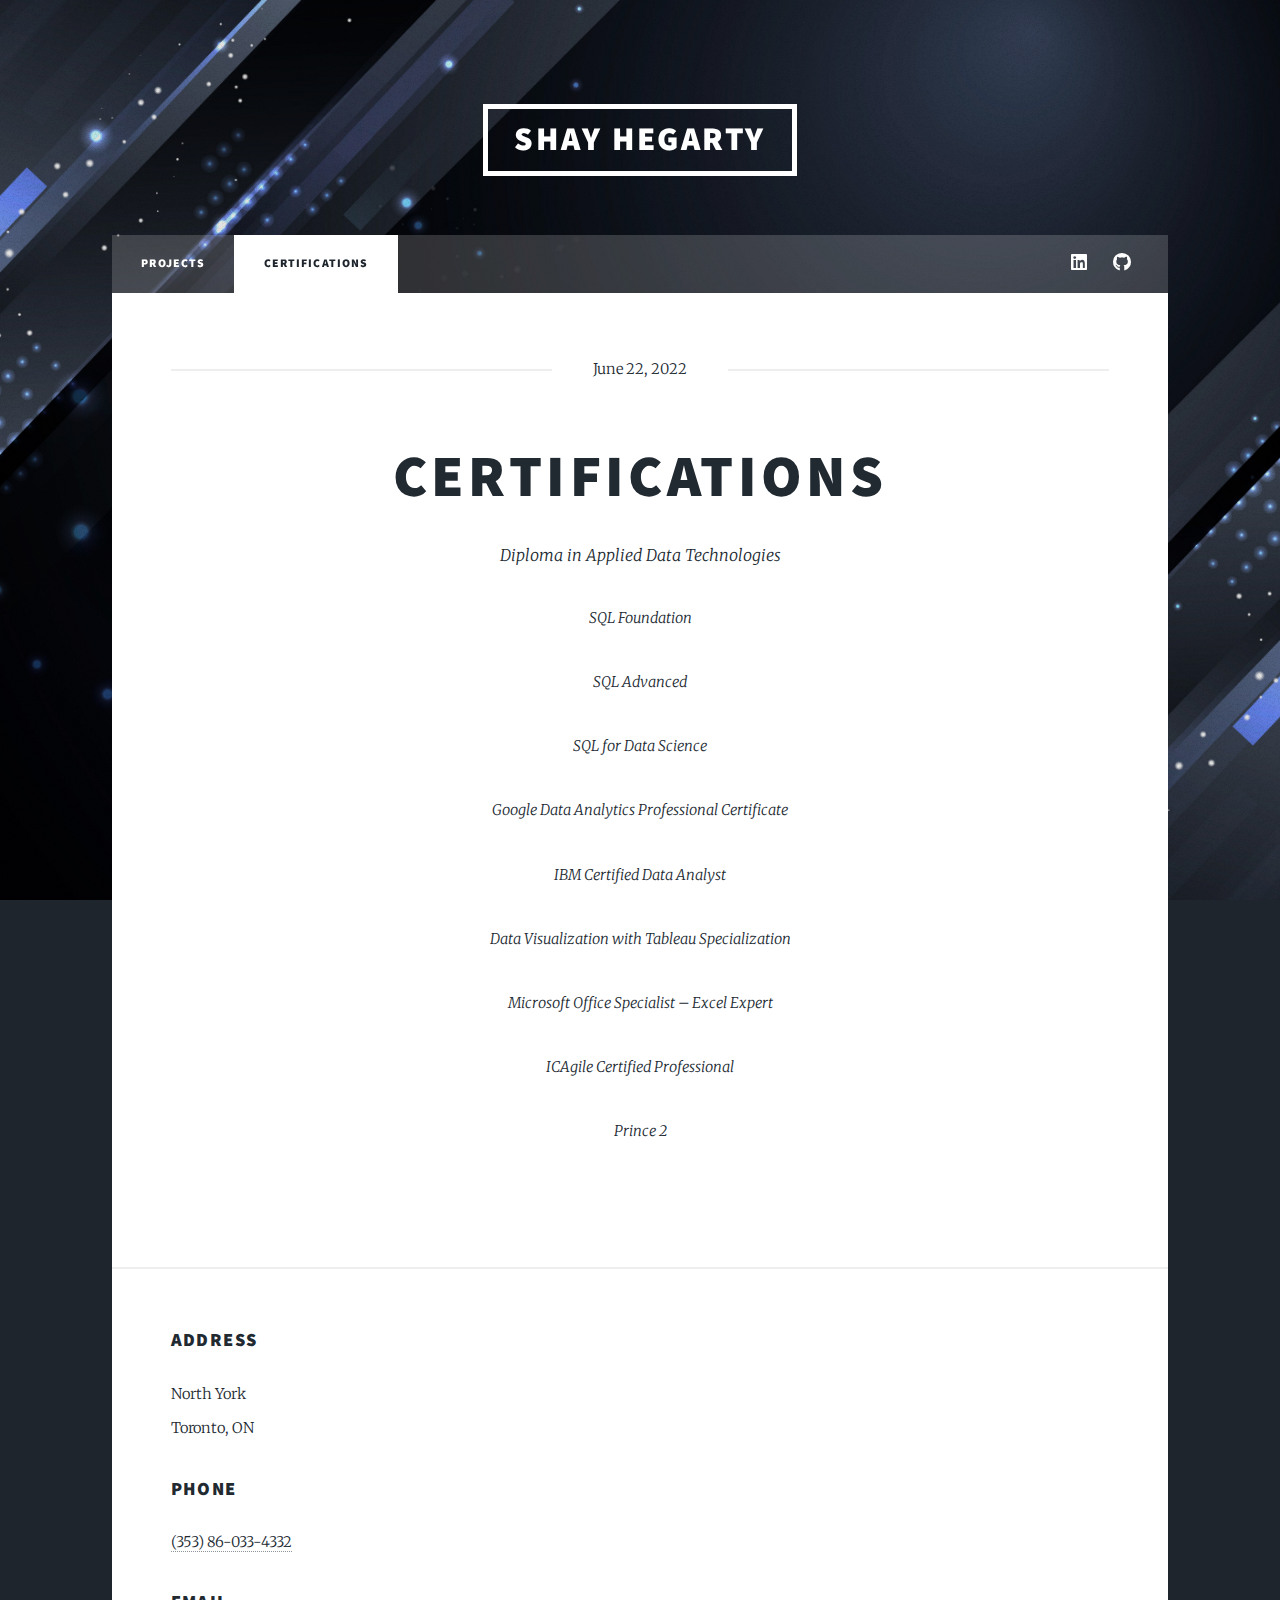
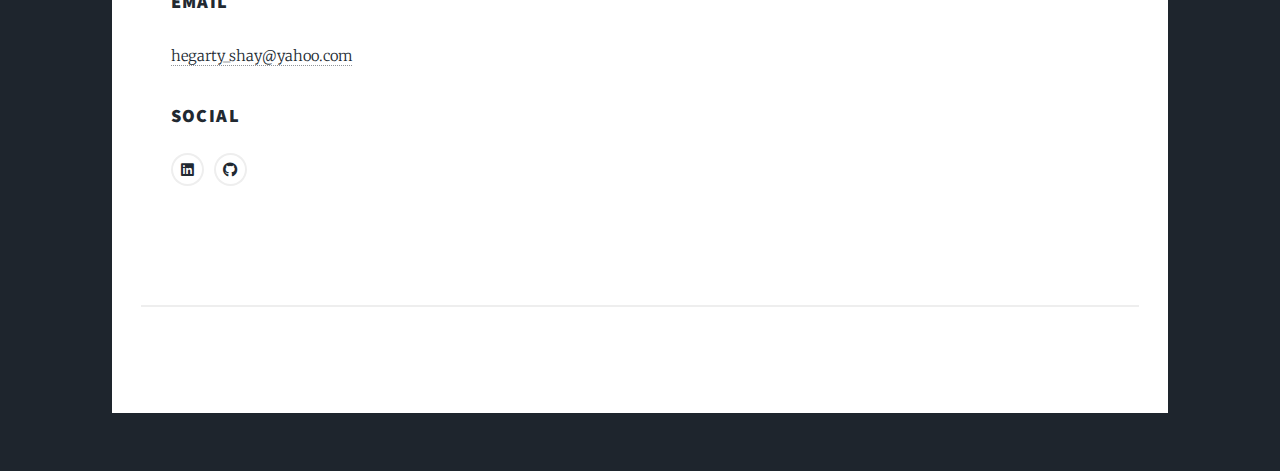
<file: generic.html>
<!DOCTYPE HTML>
<!--
	Massively by HTML5 UP
	html5up.net | @ajlkn
	Free for personal and commercial use under the CCA 3.0 license (html5up.net/license)
-->
<html>
	<head>
		<title>Shay Hegarty - Certifications</title>
		<meta charset="utf-8" />
		<meta name="viewport" content="width=device-width, initial-scale=1, user-scalable=no" />
		<link rel="stylesheet" href="assets/css/main.css" />
		<noscript><link rel="stylesheet" href="assets/css/noscript.css" /></noscript>
	</head>
	<body class="is-preload">

		<!-- Wrapper -->
			<div id="wrapper">

				<!-- Header -->
					<header id="header">
						<a href="index.html" class="logo">Shay Hegarty</a>
					</header>

				<!-- Nav -->
					<nav id="nav">
						<ul class="links">
							<li><a href="index.html">Projects</a></li>
							<li class="active"><a href="generic.html">Certifications</a></li>
						</ul>
						<ul class="icons">
							<li><a href="https://www.linkedin.com/in/shayhegarty/" target= "_blank" class="icon brands alt fa-linkedin"><span class="label">linkedin</span></a></li>
							<li><a href="https://github.com/Shegartyy" target= "_blank" class="icon brands alt fa-github"><span class="label">GitHub</span></a></li>
						</ul>
					</nav>

				<!-- Main -->
					<div id="main">

						<!-- Post -->
							<section class="post">
								<header class="major">
									<span class="date">June 22, 2022</span>
									<h1>Certifications<br /></h1>
									<p>Diploma in Applied Data Technologies</p>
									<p>SQL Foundation</p>
									<p>SQL Advanced</p>
									<p>SQL for Data Science</p>
									<p>Google Data Analytics Professional Certificate</p>
									<p>IBM Certified Data Analyst</p>
									<p>Data Visualization with Tableau Specialization</p>
									<p>Microsoft Office Specialist – Excel Expert</p>
									<p>ICAgile Certified Professional</p>
									<p>Prince 2</p>
								</header>
							</section>


					<section class="split contact">
						<section class="alt">
							<h3>Address</h3>
							<p>North York<br />Toronto, ON</p>
						</section>
						<section>
							<h3>Phone</h3>
							<p><a href="#">(353) 86-033-4332</a></p>
						</section>
						<section>
							<h3>Email</h3>
							<p><a href="#">hegarty_shay@yahoo.com</a></p>
						</section>
						<section>
							<h3>Social</h3>
							<ul class="icons alt">
								<li><a href="https://www.linkedin.com/in/shayhegarty/" target= "_blank" class="icon brands alt fa-linkedin"><span class="label">linkedin</span></a></li>
								<li><a href="https://github.com/Shegartyy" target= "_blank" class="icon brands alt fa-github"><span class="label">GitHub</span></a></li>
							</ul>
						</section>
					</section>
				</footer>

				<!-- Copyright -->
					<div id="copyright">
						<ul><li>&copy; Untitled</li><li>Design: <a href="https://html5up.net">HTML5 UP</a></li></ul>
					</div>

			</div>

		<!-- Scripts -->
			<script src="assets/js/jquery.min.js"></script>
			<script src="assets/js/jquery.scrollex.min.js"></script>
			<script src="assets/js/jquery.scrolly.min.js"></script>
			<script src="assets/js/browser.min.js"></script>
			<script src="assets/js/breakpoints.min.js"></script>
			<script src="assets/js/util.js"></script>
			<script src="assets/js/main.js"></script>

	</body>
</html>
</file>
<file: assets/css/main.css>
@import url(fontawesome-all.min.css);
@import url("https://fonts.googleapis.com/css?family=Merriweather:300,700,300italic,700italic|Source+Sans+Pro:900");

/*
	Massively by HTML5 UP
	html5up.net | @ajlkn
	Free for personal and commercial use under the CCA 3.0 license (html5up.net/license)
*/

html, body, div, span, applet, object,
iframe, h1, h2, h3, h4, h5, h6, p, blockquote,
pre, a, abbr, acronym, address, big, cite,
code, del, dfn, em, img, ins, kbd, q, s, samp,
small, strike, strong, sub, sup, tt, var, b,
u, i, center, dl, dt, dd, ol, ul, li, fieldset,
form, label, legend, table, caption, tbody,
tfoot, thead, tr, th, td, article, aside,
canvas, details, embed, figure, figcaption,
footer, header, hgroup, menu, nav, output, ruby,
section, summary, time, mark, audio, video {
	margin: 0;
	padding: 0;
	border: 0;
	font-size: 100%;
	font: inherit;
	vertical-align: baseline;}

article, aside, details, figcaption, figure,
footer, header, hgroup, menu, nav, section {
	display: block;}

body {
	line-height: 1;
}

ol, ul {
	list-style: none;
}

blockquote, q {
	quotes: none;
}

	blockquote:before, blockquote:after, q:before, q:after {
		content: '';
		content: none;
	}

table {
	border-collapse: collapse;
	border-spacing: 0;
}

body {
	-webkit-text-size-adjust: none;
}

mark {
	background-color: transparent;
	color: inherit;
}

input::-moz-focus-inner {
	border: 0;
	padding: 0;
}

input, select, textarea {
	-moz-appearance: none;
	-webkit-appearance: none;
	-ms-appearance: none;
	appearance: none;
}

/* Basic */

	@-ms-viewport {
		width: device-width;
	}

	body {
		-ms-overflow-style: scrollbar;
	}

	@media screen and (max-width: 480px) {

		html, body {
			min-width: 320px;
		}

	}

	html {
		box-sizing: border-box;
	}

	*, *:before, *:after {
		box-sizing: inherit;
	}

	body {
		background-color: #1e252d;
	}

		body.is-preload *, body.is-preload *:before, body.is-preload *:after {
			-moz-animation: none !important;
			-webkit-animation: none !important;
			-ms-animation: none !important;
			animation: none !important;
			-moz-transition: none !important;
			-webkit-transition: none !important;
			-ms-transition: none !important;
			transition: none !important;
		}

/* Type */

	html {
		font-size: 16pt;
	}

		@media screen and (max-width: 1680px) {

			html {
				font-size: 12pt;
			}

		}

		@media screen and (max-width: 1280px) {

			html {
				font-size: 11pt;
			}

		}

		@media screen and (max-width: 360px) {

			html {
				font-size: 10pt;
			}

		}

	body {
		color: #212931;
	}

	body, input, select, textarea {
		font-family: "Merriweather", Georgia, serif;
		font-weight: 300;
		font-size: 1rem;
		line-height: 2.375;
	}

	a {
		-moz-transition: color 0.2s ease-in-out, background-color 0.2s ease-in-out, border-color 0.2s ease-in-out, box-shadow 0.2s ease-in-out;
		-webkit-transition: color 0.2s ease-in-out, background-color 0.2s ease-in-out, border-color 0.2s ease-in-out, box-shadow 0.2s ease-in-out;
		-ms-transition: color 0.2s ease-in-out, background-color 0.2s ease-in-out, border-color 0.2s ease-in-out, box-shadow 0.2s ease-in-out;
		transition: color 0.2s ease-in-out, background-color 0.2s ease-in-out, border-color 0.2s ease-in-out, box-shadow 0.2s ease-in-out;
		border-bottom: dotted 1px;
		text-decoration: none;
	}

		a:hover {
			border-bottom-color: transparent;
		}

	strong, b {
		font-weight: 600;
	}

	em, i {
		font-style: italic;
	}

	p {
		text-align: justify;
		margin: 0 0 2rem 0;
	}

	h1, h2, h3, h4, h5, h6 {
		font-family: "Source Sans Pro", Helvetica, sans-serif;
		font-weight: 900;
		line-height: 1.5;
		letter-spacing: 0.075em;
		text-transform: uppercase;
		margin: 0 0 1rem 0;
	}

		h1 a, h2 a, h3 a, h4 a, h5 a, h6 a {
			border-bottom: 0;
			color: inherit;
			text-decoration: none;
		}

	h1 {
		font-size: 4rem;
		line-height: 1.1;
		margin: 0 0 2rem 0;
	}

	h2 {
		font-size: 1.75rem;
		line-height: 1.3;
		margin: 0 0 1.5rem 0;
	}

	h3 {
		font-size: 1.25rem;
		margin: 0 0 1.5rem 0;
	}

	h4 {
		font-size: 1rem;
	}

	h5 {
		font-size: 0.9rem;
	}

	h6 {
		font-size: 0.8rem;
	}

	sub {
		font-size: 0.8rem;
		position: relative;
		top: 0.5rem;
	}

	sup {
		font-size: 0.8rem;
		position: relative;
		top: -0.5rem;
	}

	blockquote {
		border-left: solid 4px;
		font-style: italic;
		margin: 0 0 2rem 0;
		padding: 0.5rem 0 0.5rem 2rem;
	}

	code {
		border: solid 2px;
		font-family: "Courier New", monospace;
		font-size: 0.9rem;
		margin: 0 0.25rem;
		padding: 0.25rem 0.65rem;
	}

	pre {
		-webkit-overflow-scrolling: touch;
		font-family: "Courier New", monospace;
		font-size: 0.9rem;
		margin: 0 0 2rem 0;
	}

		pre code {
			display: block;
			line-height: 1.75;
			padding: 1rem 1.5rem;
			overflow-x: auto;
		}

	hr {
		border: 0;
		border-bottom: solid 2px;
		margin: 3rem 0;
	}

		hr.major {
			margin: 5rem 0;
		}

	.align-left {
		text-align: left;
	}

	.align-center {
		text-align: center;
	}

	.align-right {
		text-align: right;
	}

	input, select, textarea {
		color: #212931;
	}

	a {
		color: #212931;
		border-bottom-color: rgba(33, 41, 49, 0.5);
	}

		a:hover {
			border-bottom-color: transparent;
			color: #18bfef !important;
		}

	strong, b {
		color: #212931;
	}

	h1, h2, h3, h4, h5, h6 {
		color: #212931;
	}

	blockquote {
		border-left-color: #eeeeee;
	}

	code {
		background: rgba(220, 220, 220, 0.25);
		border-color: #eeeeee;
	}

	hr {
		border-bottom-color: #eeeeee;
	}

/* Row */

	.row {
		display: flex;
		flex-wrap: wrap;
		box-sizing: border-box;
		align-items: stretch;
	}

		.row > * {
			box-sizing: border-box;
		}

		.row.gtr-uniform > * > :last-child {
			margin-bottom: 0;
		}

		.row.aln-left {
			justify-content: flex-start;
		}

		.row.aln-center {
			justify-content: center;
		}

		.row.aln-right {
			justify-content: flex-end;
		}

		.row.aln-top {
			align-items: flex-start;
		}

		.row.aln-middle {
			align-items: center;
		}

		.row.aln-bottom {
			align-items: flex-end;
		}

		.row > .imp {
			order: -1;
		}

		.row > .col-1 {
			width: 8.33333%;
		}

		.row > .off-1 {
			margin-left: 8.33333%;
		}

		.row > .col-2 {
			width: 16.66667%;
		}

		.row > .off-2 {
			margin-left: 16.66667%;
		}

		.row > .col-3 {
			width: 25%;
		}

		.row > .off-3 {
			margin-left: 25%;
		}

		.row > .col-4 {
			width: 33.33333%;
		}

		.row > .off-4 {
			margin-left: 33.33333%;
		}

		.row > .col-5 {
			width: 41.66667%;
		}

		.row > .off-5 {
			margin-left: 41.66667%;
		}

		.row > .col-6 {
			width: 50%;
		}

		.row > .off-6 {
			margin-left: 50%;
		}

		.row > .col-7 {
			width: 58.33333%;
		}

		.row > .off-7 {
			margin-left: 58.33333%;
		}

		.row > .col-8 {
			width: 66.66667%;
		}

		.row > .off-8 {
			margin-left: 66.66667%;
		}

		.row > .col-9 {
			width: 75%;
		}

		.row > .off-9 {
			margin-left: 75%;
		}

		.row > .col-10 {
			width: 83.33333%;
		}

		.row > .off-10 {
			margin-left: 83.33333%;
		}

		.row > .col-11 {
			width: 91.66667%;
		}

		.row > .off-11 {
			margin-left: 91.66667%;
		}

		.row > .col-12 {
			width: 100%;
		}

		.row > .off-12 {
			margin-left: 100%;
		}

		.row.gtr-0 {
			margin-top: 0;
			margin-left: 0rem;
		}

			.row.gtr-0 > * {
				padding: 0 0 0 0rem;
			}

			.row.gtr-0.gtr-uniform {
				margin-top: 0rem;
			}

				.row.gtr-0.gtr-uniform > * {
					padding-top: 0rem;
				}

		.row.gtr-25 {
			margin-top: 0;
			margin-left: -0.375rem;
		}

			.row.gtr-25 > * {
				padding: 0 0 0 0.375rem;
			}

			.row.gtr-25.gtr-uniform {
				margin-top: -0.375rem;
			}

				.row.gtr-25.gtr-uniform > * {
					padding-top: 0.375rem;
				}

		.row.gtr-50 {
			margin-top: 0;
			margin-left: -0.75rem;
		}

			.row.gtr-50 > * {
				padding: 0 0 0 0.75rem;
			}

			.row.gtr-50.gtr-uniform {
				margin-top: -0.75rem;
			}

				.row.gtr-50.gtr-uniform > * {
					padding-top: 0.75rem;
				}

		.row {
			margin-top: 0;
			margin-left: -1.5rem;
		}

			.row > * {
				padding: 0 0 0 1.5rem;
			}

			.row.gtr-uniform {
				margin-top: -1.5rem;
			}

				.row.gtr-uniform > * {
					padding-top: 1.5rem;
				}

		.row.gtr-150 {
			margin-top: 0;
			margin-left: -2.25rem;
		}

			.row.gtr-150 > * {
				padding: 0 0 0 2.25rem;
			}

			.row.gtr-150.gtr-uniform {
				margin-top: -2.25rem;
			}

				.row.gtr-150.gtr-uniform > * {
					padding-top: 2.25rem;
				}

		.row.gtr-200 {
			margin-top: 0;
			margin-left: -3rem;
		}

			.row.gtr-200 > * {
				padding: 0 0 0 3rem;
			}

			.row.gtr-200.gtr-uniform {
				margin-top: -3rem;
			}

				.row.gtr-200.gtr-uniform > * {
					padding-top: 3rem;
				}

		@media screen and (max-width: 1680px) {

			.row {
				display: flex;
				flex-wrap: wrap;
				box-sizing: border-box;
				align-items: stretch;
			}

				.row > * {
					box-sizing: border-box;
				}

				.row.gtr-uniform > * > :last-child {
					margin-bottom: 0;
				}

				.row.aln-left {
					justify-content: flex-start;
				}

				.row.aln-center {
					justify-content: center;
				}

				.row.aln-right {
					justify-content: flex-end;
				}

				.row.aln-top {
					align-items: flex-start;
				}

				.row.aln-middle {
					align-items: center;
				}

				.row.aln-bottom {
					align-items: flex-end;
				}

				.row > .imp-xlarge {
					order: -1;
				}

				.row > .col-1-xlarge {
					width: 8.33333%;
				}

				.row > .off-1-xlarge {
					margin-left: 8.33333%;
				}

				.row > .col-2-xlarge {
					width: 16.66667%;
				}

				.row > .off-2-xlarge {
					margin-left: 16.66667%;
				}

				.row > .col-3-xlarge {
					width: 25%;
				}

				.row > .off-3-xlarge {
					margin-left: 25%;
				}

				.row > .col-4-xlarge {
					width: 33.33333%;
				}

				.row > .off-4-xlarge {
					margin-left: 33.33333%;
				}

				.row > .col-5-xlarge {
					width: 41.66667%;
				}

				.row > .off-5-xlarge {
					margin-left: 41.66667%;
				}

				.row > .col-6-xlarge {
					width: 50%;
				}

				.row > .off-6-xlarge {
					margin-left: 50%;
				}

				.row > .col-7-xlarge {
					width: 58.33333%;
				}

				.row > .off-7-xlarge {
					margin-left: 58.33333%;
				}

				.row > .col-8-xlarge {
					width: 66.66667%;
				}

				.row > .off-8-xlarge {
					margin-left: 66.66667%;
				}

				.row > .col-9-xlarge {
					width: 75%;
				}

				.row > .off-9-xlarge {
					margin-left: 75%;
				}

				.row > .col-10-xlarge {
					width: 83.33333%;
				}

				.row > .off-10-xlarge {
					margin-left: 83.33333%;
				}

				.row > .col-11-xlarge {
					width: 91.66667%;
				}

				.row > .off-11-xlarge {
					margin-left: 91.66667%;
				}

				.row > .col-12-xlarge {
					width: 100%;
				}

				.row > .off-12-xlarge {
					margin-left: 100%;
				}

				.row.gtr-0 {
					margin-top: 0;
					margin-left: 0rem;
				}

					.row.gtr-0 > * {
						padding: 0 0 0 0rem;
					}

					.row.gtr-0.gtr-uniform {
						margin-top: 0rem;
					}

						.row.gtr-0.gtr-uniform > * {
							padding-top: 0rem;
						}

				.row.gtr-25 {
					margin-top: 0;
					margin-left: -0.375rem;
				}

					.row.gtr-25 > * {
						padding: 0 0 0 0.375rem;
					}

					.row.gtr-25.gtr-uniform {
						margin-top: -0.375rem;
					}

						.row.gtr-25.gtr-uniform > * {
							padding-top: 0.375rem;
						}

				.row.gtr-50 {
					margin-top: 0;
					margin-left: -0.75rem;
				}

					.row.gtr-50 > * {
						padding: 0 0 0 0.75rem;
					}

					.row.gtr-50.gtr-uniform {
						margin-top: -0.75rem;
					}

						.row.gtr-50.gtr-uniform > * {
							padding-top: 0.75rem;
						}

				.row {
					margin-top: 0;
					margin-left: -1.5rem;
				}

					.row > * {
						padding: 0 0 0 1.5rem;
					}

					.row.gtr-uniform {
						margin-top: -1.5rem;
					}

						.row.gtr-uniform > * {
							padding-top: 1.5rem;
						}

				.row.gtr-150 {
					margin-top: 0;
					margin-left: -2.25rem;
				}

					.row.gtr-150 > * {
						padding: 0 0 0 2.25rem;
					}

					.row.gtr-150.gtr-uniform {
						margin-top: -2.25rem;
					}

						.row.gtr-150.gtr-uniform > * {
							padding-top: 2.25rem;
						}

				.row.gtr-200 {
					margin-top: 0;
					margin-left: -3rem;
				}

					.row.gtr-200 > * {
						padding: 0 0 0 3rem;
					}

					.row.gtr-200.gtr-uniform {
						margin-top: -3rem;
					}

						.row.gtr-200.gtr-uniform > * {
							padding-top: 3rem;
						}

		}

		@media screen and (max-width: 1280px) {

			.row {
				display: flex;
				flex-wrap: wrap;
				box-sizing: border-box;
				align-items: stretch;
			}

				.row > * {
					box-sizing: border-box;
				}

				.row.gtr-uniform > * > :last-child {
					margin-bottom: 0;
				}

				.row.aln-left {
					justify-content: flex-start;
				}

				.row.aln-center {
					justify-content: center;
				}

				.row.aln-right {
					justify-content: flex-end;
				}

				.row.aln-top {
					align-items: flex-start;
				}

				.row.aln-middle {
					align-items: center;
				}

				.row.aln-bottom {
					align-items: flex-end;
				}

				.row > .imp-large {
					order: -1;
				}

				.row > .col-1-large {
					width: 8.33333%;
				}

				.row > .off-1-large {
					margin-left: 8.33333%;
				}

				.row > .col-2-large {
					width: 16.66667%;
				}

				.row > .off-2-large {
					margin-left: 16.66667%;
				}

				.row > .col-3-large {
					width: 25%;
				}

				.row > .off-3-large {
					margin-left: 25%;
				}

				.row > .col-4-large {
					width: 33.33333%;
				}

				.row > .off-4-large {
					margin-left: 33.33333%;
				}

				.row > .col-5-large {
					width: 41.66667%;
				}

				.row > .off-5-large {
					margin-left: 41.66667%;
				}

				.row > .col-6-large {
					width: 50%;
				}

				.row > .off-6-large {
					margin-left: 50%;
				}

				.row > .col-7-large {
					width: 58.33333%;
				}

				.row > .off-7-large {
					margin-left: 58.33333%;
				}

				.row > .col-8-large {
					width: 66.66667%;
				}

				.row > .off-8-large {
					margin-left: 66.66667%;
				}

				.row > .col-9-large {
					width: 75%;
				}

				.row > .off-9-large {
					margin-left: 75%;
				}

				.row > .col-10-large {
					width: 83.33333%;
				}

				.row > .off-10-large {
					margin-left: 83.33333%;
				}

				.row > .col-11-large {
					width: 91.66667%;
				}

				.row > .off-11-large {
					margin-left: 91.66667%;
				}

				.row > .col-12-large {
					width: 100%;
				}

				.row > .off-12-large {
					margin-left: 100%;
				}

				.row.gtr-0 {
					margin-top: 0;
					margin-left: 0rem;
				}

					.row.gtr-0 > * {
						padding: 0 0 0 0rem;
					}

					.row.gtr-0.gtr-uniform {
						margin-top: 0rem;
					}

						.row.gtr-0.gtr-uniform > * {
							padding-top: 0rem;
						}

				.row.gtr-25 {
					margin-top: 0;
					margin-left: -0.375rem;
				}

					.row.gtr-25 > * {
						padding: 0 0 0 0.375rem;
					}

					.row.gtr-25.gtr-uniform {
						margin-top: -0.375rem;
					}

						.row.gtr-25.gtr-uniform > * {
							padding-top: 0.375rem;
						}

				.row.gtr-50 {
					margin-top: 0;
					margin-left: -0.75rem;
				}

					.row.gtr-50 > * {
						padding: 0 0 0 0.75rem;
					}

					.row.gtr-50.gtr-uniform {
						margin-top: -0.75rem;
					}

						.row.gtr-50.gtr-uniform > * {
							padding-top: 0.75rem;
						}

				.row {
					margin-top: 0;
					margin-left: -1.5rem;
				}

					.row > * {
						padding: 0 0 0 1.5rem;
					}

					.row.gtr-uniform {
						margin-top: -1.5rem;
					}

						.row.gtr-uniform > * {
							padding-top: 1.5rem;
						}

				.row.gtr-150 {
					margin-top: 0;
					margin-left: -2.25rem;
				}

					.row.gtr-150 > * {
						padding: 0 0 0 2.25rem;
					}

					.row.gtr-150.gtr-uniform {
						margin-top: -2.25rem;
					}

						.row.gtr-150.gtr-uniform > * {
							padding-top: 2.25rem;
						}

				.row.gtr-200 {
					margin-top: 0;
					margin-left: -3rem;
				}

					.row.gtr-200 > * {
						padding: 0 0 0 3rem;
					}

					.row.gtr-200.gtr-uniform {
						margin-top: -3rem;
					}

						.row.gtr-200.gtr-uniform > * {
							padding-top: 3rem;
						}

		}

		@media screen and (max-width: 980px) {

			.row {
				display: flex;
				flex-wrap: wrap;
				box-sizing: border-box;
				align-items: stretch;
			}

				.row > * {
					box-sizing: border-box;
				}

				.row.gtr-uniform > * > :last-child {
					margin-bottom: 0;
				}

				.row.aln-left {
					justify-content: flex-start;
				}

				.row.aln-center {
					justify-content: center;
				}

				.row.aln-right {
					justify-content: flex-end;
				}

				.row.aln-top {
					align-items: flex-start;
				}

				.row.aln-middle {
					align-items: center;
				}

				.row.aln-bottom {
					align-items: flex-end;
				}

				.row > .imp-medium {
					order: -1;
				}

				.row > .col-1-medium {
					width: 8.33333%;
				}

				.row > .off-1-medium {
					margin-left: 8.33333%;
				}

				.row > .col-2-medium {
					width: 16.66667%;
				}

				.row > .off-2-medium {
					margin-left: 16.66667%;
				}

				.row > .col-3-medium {
					width: 25%;
				}

				.row > .off-3-medium {
					margin-left: 25%;
				}

				.row > .col-4-medium {
					width: 33.33333%;
				}

				.row > .off-4-medium {
					margin-left: 33.33333%;
				}

				.row > .col-5-medium {
					width: 41.66667%;
				}

				.row > .off-5-medium {
					margin-left: 41.66667%;
				}

				.row > .col-6-medium {
					width: 50%;
				}

				.row > .off-6-medium {
					margin-left: 50%;
				}

				.row > .col-7-medium {
					width: 58.33333%;
				}

				.row > .off-7-medium {
					margin-left: 58.33333%;
				}

				.row > .col-8-medium {
					width: 66.66667%;
				}

				.row > .off-8-medium {
					margin-left: 66.66667%;
				}

				.row > .col-9-medium {
					width: 75%;
				}

				.row > .off-9-medium {
					margin-left: 75%;
				}

				.row > .col-10-medium {
					width: 83.33333%;
				}

				.row > .off-10-medium {
					margin-left: 83.33333%;
				}

				.row > .col-11-medium {
					width: 91.66667%;
				}

				.row > .off-11-medium {
					margin-left: 91.66667%;
				}

				.row > .col-12-medium {
					width: 100%;
				}

				.row > .off-12-medium {
					margin-left: 100%;
				}

				.row.gtr-0 {
					margin-top: 0;
					margin-left: 0rem;
				}

					.row.gtr-0 > * {
						padding: 0 0 0 0rem;
					}

					.row.gtr-0.gtr-uniform {
						margin-top: 0rem;
					}

						.row.gtr-0.gtr-uniform > * {
							padding-top: 0rem;
						}

				.row.gtr-25 {
					margin-top: 0;
					margin-left: -0.375rem;
				}

					.row.gtr-25 > * {
						padding: 0 0 0 0.375rem;
					}

					.row.gtr-25.gtr-uniform {
						margin-top: -0.375rem;
					}

						.row.gtr-25.gtr-uniform > * {
							padding-top: 0.375rem;
						}

				.row.gtr-50 {
					margin-top: 0;
					margin-left: -0.75rem;
				}

					.row.gtr-50 > * {
						padding: 0 0 0 0.75rem;
					}

					.row.gtr-50.gtr-uniform {
						margin-top: -0.75rem;
					}

						.row.gtr-50.gtr-uniform > * {
							padding-top: 0.75rem;
						}

				.row {
					margin-top: 0;
					margin-left: -1.5rem;
				}

					.row > * {
						padding: 0 0 0 1.5rem;
					}

					.row.gtr-uniform {
						margin-top: -1.5rem;
					}

						.row.gtr-uniform > * {
							padding-top: 1.5rem;
						}

				.row.gtr-150 {
					margin-top: 0;
					margin-left: -2.25rem;
				}

					.row.gtr-150 > * {
						padding: 0 0 0 2.25rem;
					}

					.row.gtr-150.gtr-uniform {
						margin-top: -2.25rem;
					}

						.row.gtr-150.gtr-uniform > * {
							padding-top: 2.25rem;
						}

				.row.gtr-200 {
					margin-top: 0;
					margin-left: -3rem;
				}

					.row.gtr-200 > * {
						padding: 0 0 0 3rem;
					}

					.row.gtr-200.gtr-uniform {
						margin-top: -3rem;
					}

						.row.gtr-200.gtr-uniform > * {
							padding-top: 3rem;
						}

		}

		@media screen and (max-width: 736px) {

			.row {
				display: flex;
				flex-wrap: wrap;
				box-sizing: border-box;
				align-items: stretch;
			}

				.row > * {
					box-sizing: border-box;
				}

				.row.gtr-uniform > * > :last-child {
					margin-bottom: 0;
				}

				.row.aln-left {
					justify-content: flex-start;
				}

				.row.aln-center {
					justify-content: center;
				}

				.row.aln-right {
					justify-content: flex-end;
				}

				.row.aln-top {
					align-items: flex-start;
				}

				.row.aln-middle {
					align-items: center;
				}

				.row.aln-bottom {
					align-items: flex-end;
				}

				.row > .imp-small {
					order: -1;
				}

				.row > .col-1-small {
					width: 8.33333%;
				}

				.row > .off-1-small {
					margin-left: 8.33333%;
				}

				.row > .col-2-small {
					width: 16.66667%;
				}

				.row > .off-2-small {
					margin-left: 16.66667%;
				}

				.row > .col-3-small {
					width: 25%;
				}

				.row > .off-3-small {
					margin-left: 25%;
				}

				.row > .col-4-small {
					width: 33.33333%;
				}

				.row > .off-4-small {
					margin-left: 33.33333%;
				}

				.row > .col-5-small {
					width: 41.66667%;
				}

				.row > .off-5-small {
					margin-left: 41.66667%;
				}

				.row > .col-6-small {
					width: 50%;
				}

				.row > .off-6-small {
					margin-left: 50%;
				}

				.row > .col-7-small {
					width: 58.33333%;
				}

				.row > .off-7-small {
					margin-left: 58.33333%;
				}

				.row > .col-8-small {
					width: 66.66667%;
				}

				.row > .off-8-small {
					margin-left: 66.66667%;
				}

				.row > .col-9-small {
					width: 75%;
				}

				.row > .off-9-small {
					margin-left: 75%;
				}

				.row > .col-10-small {
					width: 83.33333%;
				}

				.row > .off-10-small {
					margin-left: 83.33333%;
				}

				.row > .col-11-small {
					width: 91.66667%;
				}

				.row > .off-11-small {
					margin-left: 91.66667%;
				}

				.row > .col-12-small {
					width: 100%;
				}

				.row > .off-12-small {
					margin-left: 100%;
				}

				.row.gtr-0 {
					margin-top: 0;
					margin-left: 0rem;
				}

					.row.gtr-0 > * {
						padding: 0 0 0 0rem;
					}

					.row.gtr-0.gtr-uniform {
						margin-top: 0rem;
					}

						.row.gtr-0.gtr-uniform > * {
							padding-top: 0rem;
						}

				.row.gtr-25 {
					margin-top: 0;
					margin-left: -0.375rem;
				}

					.row.gtr-25 > * {
						padding: 0 0 0 0.375rem;
					}

					.row.gtr-25.gtr-uniform {
						margin-top: -0.375rem;
					}

						.row.gtr-25.gtr-uniform > * {
							padding-top: 0.375rem;
						}

				.row.gtr-50 {
					margin-top: 0;
					margin-left: -0.75rem;
				}

					.row.gtr-50 > * {
						padding: 0 0 0 0.75rem;
					}

					.row.gtr-50.gtr-uniform {
						margin-top: -0.75rem;
					}

						.row.gtr-50.gtr-uniform > * {
							padding-top: 0.75rem;
						}

				.row {
					margin-top: 0;
					margin-left: -1.5rem;
				}

					.row > * {
						padding: 0 0 0 1.5rem;
					}

					.row.gtr-uniform {
						margin-top: -1.5rem;
					}

						.row.gtr-uniform > * {
							padding-top: 1.5rem;
						}

				.row.gtr-150 {
					margin-top: 0;
					margin-left: -2.25rem;
				}

					.row.gtr-150 > * {
						padding: 0 0 0 2.25rem;
					}

					.row.gtr-150.gtr-uniform {
						margin-top: -2.25rem;
					}

						.row.gtr-150.gtr-uniform > * {
							padding-top: 2.25rem;
						}

				.row.gtr-200 {
					margin-top: 0;
					margin-left: -3rem;
				}

					.row.gtr-200 > * {
						padding: 0 0 0 3rem;
					}

					.row.gtr-200.gtr-uniform {
						margin-top: -3rem;
					}

						.row.gtr-200.gtr-uniform > * {
							padding-top: 3rem;
						}

		}

		@media screen and (max-width: 480px) {

			.row {
				display: flex;
				flex-wrap: wrap;
				box-sizing: border-box;
				align-items: stretch;
			}

				.row > * {
					box-sizing: border-box;
				}

				.row.gtr-uniform > * > :last-child {
					margin-bottom: 0;
				}

				.row.aln-left {
					justify-content: flex-start;
				}

				.row.aln-center {
					justify-content: center;
				}

				.row.aln-right {
					justify-content: flex-end;
				}

				.row.aln-top {
					align-items: flex-start;
				}

				.row.aln-middle {
					align-items: center;
				}

				.row.aln-bottom {
					align-items: flex-end;
				}

				.row > .imp-xsmall {
					order: -1;
				}

				.row > .col-1-xsmall {
					width: 8.33333%;
				}

				.row > .off-1-xsmall {
					margin-left: 8.33333%;
				}

				.row > .col-2-xsmall {
					width: 16.66667%;
				}

				.row > .off-2-xsmall {
					margin-left: 16.66667%;
				}

				.row > .col-3-xsmall {
					width: 25%;
				}

				.row > .off-3-xsmall {
					margin-left: 25%;
				}

				.row > .col-4-xsmall {
					width: 33.33333%;
				}

				.row > .off-4-xsmall {
					margin-left: 33.33333%;
				}

				.row > .col-5-xsmall {
					width: 41.66667%;
				}

				.row > .off-5-xsmall {
					margin-left: 41.66667%;
				}

				.row > .col-6-xsmall {
					width: 50%;
				}

				.row > .off-6-xsmall {
					margin-left: 50%;
				}

				.row > .col-7-xsmall {
					width: 58.33333%;
				}

				.row > .off-7-xsmall {
					margin-left: 58.33333%;
				}

				.row > .col-8-xsmall {
					width: 66.66667%;
				}

				.row > .off-8-xsmall {
					margin-left: 66.66667%;
				}

				.row > .col-9-xsmall {
					width: 75%;
				}

				.row > .off-9-xsmall {
					margin-left: 75%;
				}

				.row > .col-10-xsmall {
					width: 83.33333%;
				}

				.row > .off-10-xsmall {
					margin-left: 83.33333%;
				}

				.row > .col-11-xsmall {
					width: 91.66667%;
				}

				.row > .off-11-xsmall {
					margin-left: 91.66667%;
				}

				.row > .col-12-xsmall {
					width: 100%;
				}

				.row > .off-12-xsmall {
					margin-left: 100%;
				}

				.row.gtr-0 {
					margin-top: 0;
					margin-left: 0rem;
				}

					.row.gtr-0 > * {
						padding: 0 0 0 0rem;
					}

					.row.gtr-0.gtr-uniform {
						margin-top: 0rem;
					}

						.row.gtr-0.gtr-uniform > * {
							padding-top: 0rem;
						}

				.row.gtr-25 {
					margin-top: 0;
					margin-left: -0.375rem;
				}

					.row.gtr-25 > * {
						padding: 0 0 0 0.375rem;
					}

					.row.gtr-25.gtr-uniform {
						margin-top: -0.375rem;
					}

						.row.gtr-25.gtr-uniform > * {
							padding-top: 0.375rem;
						}

				.row.gtr-50 {
					margin-top: 0;
					margin-left: -0.75rem;
				}

					.row.gtr-50 > * {
						padding: 0 0 0 0.75rem;
					}

					.row.gtr-50.gtr-uniform {
						margin-top: -0.75rem;
					}

						.row.gtr-50.gtr-uniform > * {
							padding-top: 0.75rem;
						}

				.row {
					margin-top: 0;
					margin-left: -1.5rem;
				}

					.row > * {
						padding: 0 0 0 1.5rem;
					}

					.row.gtr-uniform {
						margin-top: -1.5rem;
					}

						.row.gtr-uniform > * {
							padding-top: 1.5rem;
						}

				.row.gtr-150 {
					margin-top: 0;
					margin-left: -2.25rem;
				}

					.row.gtr-150 > * {
						padding: 0 0 0 2.25rem;
					}

					.row.gtr-150.gtr-uniform {
						margin-top: -2.25rem;
					}

						.row.gtr-150.gtr-uniform > * {
							padding-top: 2.25rem;
						}

				.row.gtr-200 {
					margin-top: 0;
					margin-left: -3rem;
				}

					.row.gtr-200 > * {
						padding: 0 0 0 3rem;
					}

					.row.gtr-200.gtr-uniform {
						margin-top: -3rem;
					}

						.row.gtr-200.gtr-uniform > * {
							padding-top: 3rem;
						}

		}

		@media screen and (max-width: 360px) {

			.row {
				display: flex;
				flex-wrap: wrap;
				box-sizing: border-box;
				align-items: stretch;
			}

				.row > * {
					box-sizing: border-box;
				}

				.row.gtr-uniform > * > :last-child {
					margin-bottom: 0;
				}

				.row.aln-left {
					justify-content: flex-start;
				}

				.row.aln-center {
					justify-content: center;
				}

				.row.aln-right {
					justify-content: flex-end;
				}

				.row.aln-top {
					align-items: flex-start;
				}

				.row.aln-middle {
					align-items: center;
				}

				.row.aln-bottom {
					align-items: flex-end;
				}

				.row > .imp-xxsmall {
					order: -1;
				}

				.row > .col-1-xxsmall {
					width: 8.33333%;
				}

				.row > .off-1-xxsmall {
					margin-left: 8.33333%;
				}

				.row > .col-2-xxsmall {
					width: 16.66667%;
				}

				.row > .off-2-xxsmall {
					margin-left: 16.66667%;
				}

				.row > .col-3-xxsmall {
					width: 25%;
				}

				.row > .off-3-xxsmall {
					margin-left: 25%;
				}

				.row > .col-4-xxsmall {
					width: 33.33333%;
				}

				.row > .off-4-xxsmall {
					margin-left: 33.33333%;
				}

				.row > .col-5-xxsmall {
					width: 41.66667%;
				}

				.row > .off-5-xxsmall {
					margin-left: 41.66667%;
				}

				.row > .col-6-xxsmall {
					width: 50%;
				}

				.row > .off-6-xxsmall {
					margin-left: 50%;
				}

				.row > .col-7-xxsmall {
					width: 58.33333%;
				}

				.row > .off-7-xxsmall {
					margin-left: 58.33333%;
				}

				.row > .col-8-xxsmall {
					width: 66.66667%;
				}

				.row > .off-8-xxsmall {
					margin-left: 66.66667%;
				}

				.row > .col-9-xxsmall {
					width: 75%;
				}

				.row > .off-9-xxsmall {
					margin-left: 75%;
				}

				.row > .col-10-xxsmall {
					width: 83.33333%;
				}

				.row > .off-10-xxsmall {
					margin-left: 83.33333%;
				}

				.row > .col-11-xxsmall {
					width: 91.66667%;
				}

				.row > .off-11-xxsmall {
					margin-left: 91.66667%;
				}

				.row > .col-12-xxsmall {
					width: 100%;
				}

				.row > .off-12-xxsmall {
					margin-left: 100%;
				}

				.row.gtr-0 {
					margin-top: 0;
					margin-left: 0rem;
				}

					.row.gtr-0 > * {
						padding: 0 0 0 0rem;
					}

					.row.gtr-0.gtr-uniform {
						margin-top: 0rem;
					}

						.row.gtr-0.gtr-uniform > * {
							padding-top: 0rem;
						}

				.row.gtr-25 {
					margin-top: 0;
					margin-left: -0.375rem;
				}

					.row.gtr-25 > * {
						padding: 0 0 0 0.375rem;
					}

					.row.gtr-25.gtr-uniform {
						margin-top: -0.375rem;
					}

						.row.gtr-25.gtr-uniform > * {
							padding-top: 0.375rem;
						}

				.row.gtr-50 {
					margin-top: 0;
					margin-left: -0.75rem;
				}

					.row.gtr-50 > * {
						padding: 0 0 0 0.75rem;
					}

					.row.gtr-50.gtr-uniform {
						margin-top: -0.75rem;
					}

						.row.gtr-50.gtr-uniform > * {
							padding-top: 0.75rem;
						}

				.row {
					margin-top: 0;
					margin-left: -1.5rem;
				}

					.row > * {
						padding: 0 0 0 1.5rem;
					}

					.row.gtr-uniform {
						margin-top: -1.5rem;
					}

						.row.gtr-uniform > * {
							padding-top: 1.5rem;
						}

				.row.gtr-150 {
					margin-top: 0;
					margin-left: -2.25rem;
				}

					.row.gtr-150 > * {
						padding: 0 0 0 2.25rem;
					}

					.row.gtr-150.gtr-uniform {
						margin-top: -2.25rem;
					}

						.row.gtr-150.gtr-uniform > * {
							padding-top: 2.25rem;
						}

				.row.gtr-200 {
					margin-top: 0;
					margin-left: -3rem;
				}

					.row.gtr-200 > * {
						padding: 0 0 0 3rem;
					}

					.row.gtr-200.gtr-uniform {
						margin-top: -3rem;
					}

						.row.gtr-200.gtr-uniform > * {
							padding-top: 3rem;
						}

		}

/* Box */

	.box {
		border: solid 2px;
		margin-bottom: 2rem;
		padding: 1.5rem;
	}

		.box > :last-child,
		.box > :last-child > :last-child,
		.box > :last-child > :last-child > :last-child {
			margin-bottom: 0;
		}

		.box.alt {
			border: 0;
			border-radius: 0;
			padding: 0;
		}

	.box {
		border-color: #eeeeee;
	}

/* Button */

	input[type="submit"],
	input[type="reset"],
	input[type="button"],
	button,
	.button {
		-moz-appearance: none;
		-webkit-appearance: none;
		-ms-appearance: none;
		appearance: none;
		-moz-transition: background-color 0.2s ease-in-out, box-shadow 0.2s ease-in-out, color 0.2s ease-in-out;
		-webkit-transition: background-color 0.2s ease-in-out, box-shadow 0.2s ease-in-out, color 0.2s ease-in-out;
		-ms-transition: background-color 0.2s ease-in-out, box-shadow 0.2s ease-in-out, color 0.2s ease-in-out;
		transition: background-color 0.2s ease-in-out, box-shadow 0.2s ease-in-out, color 0.2s ease-in-out;
		border: 0;
		border-radius: 0;
		cursor: pointer;
		display: inline-block;
		font-family: "Source Sans Pro", Helvetica, sans-serif;
		font-size: 0.8rem;
		font-weight: 900;
		letter-spacing: 0.075em;
		height: 3rem;
		line-height: 3rem;
		padding: 0 2rem;
		text-align: center;
		text-decoration: none;
		text-transform: uppercase;
		white-space: nowrap;
	}

		input[type="submit"].icon:before,
		input[type="reset"].icon:before,
		input[type="button"].icon:before,
		button.icon:before,
		.button.icon:before {
			margin-right: 0.5rem;
		}

		input[type="submit"].icon.solo,
		input[type="reset"].icon.solo,
		input[type="button"].icon.solo,
		button.icon.solo,
		.button.icon.solo {
			position: relative;
			width: 4rem;
			height: 4rem;
			line-height: 4rem;
			border-radius: 4rem;
			text-indent: 4rem;
			overflow: hidden;
			padding: 0;
			white-space: nowrap;
		}

			input[type="submit"].icon.solo:before,
			input[type="reset"].icon.solo:before,
			input[type="button"].icon.solo:before,
			button.icon.solo:before,
			.button.icon.solo:before {
				position: absolute;
				display: block;
				top: 0;
				left: 0;
				width: inherit;
				height: inherit;
				line-height: inherit;
				font-size: 1.25rem;
				margin-right: 0;
				text-align: center;
				text-indent: 0;
			}

		input[type="submit"].fit,
		input[type="reset"].fit,
		input[type="button"].fit,
		button.fit,
		.button.fit {
			width: 100%;
		}

		input[type="submit"].small,
		input[type="reset"].small,
		input[type="button"].small,
		button.small,
		.button.small {
			font-size: 0.7rem;
			height: 2.5rem;
			line-height: 2.5rem;
			padding: 0 1.5rem;
		}

		input[type="submit"].large,
		input[type="reset"].large,
		input[type="button"].large,
		button.large,
		.button.large {
			font-size: 0.9rem;
			height: 3.5rem;
			line-height: 3.5rem;
			padding: 0 2.75rem;
		}

		@media screen and (max-width: 980px) {

			input[type="submit"],
			input[type="reset"],
			input[type="button"],
			button,
			.button {
				font-size: 0.9rem;
				height: 3.25rem;
				line-height: 3.25rem;
			}

				input[type="submit"].large,
				input[type="reset"].large,
				input[type="button"].large,
				button.large,
				.button.large {
					font-size: 1rem;
					height: 3.75rem;
					line-height: 3.75rem;
				}

		}

		input[type="submit"].disabled, input[type="submit"]:disabled,
		input[type="reset"].disabled,
		input[type="reset"]:disabled,
		input[type="button"].disabled,
		input[type="button"]:disabled,
		button.disabled,
		button:disabled,
		.button.disabled,
		.button:disabled {
			pointer-events: none;
			opacity: 0.25;
		}

	input[type="submit"],
	input[type="reset"],
	input[type="button"],
	button,
	.button {
		background-color: transparent;
		box-shadow: inset 0 0 0 2px #212931;
		color: #212931 !important;
	}

		input[type="submit"]:hover,
		input[type="reset"]:hover,
		input[type="button"]:hover,
		button:hover,
		.button:hover {
			box-shadow: inset 0 0 0 2px #18bfef;
			color: #18bfef !important;
		}

		input[type="submit"].primary,
		input[type="reset"].primary,
		input[type="button"].primary,
		button.primary,
		.button.primary {
			background-color: #212931;
			box-shadow: none;
			color: #ffffff !important;
		}

			input[type="submit"].primary:hover,
			input[type="reset"].primary:hover,
			input[type="button"].primary:hover,
			button.primary:hover,
			.button.primary:hover {
				background-color: #18bfef;
			}

/* Form */

	form {
		margin: 0 0 2rem 0;
	}

		form > :last-child {
			margin-bottom: 0;
		}

		form > .fields {
			display: -moz-flex;
			display: -webkit-flex;
			display: -ms-flex;
			display: flex;
			-moz-flex-wrap: wrap;
			-webkit-flex-wrap: wrap;
			-ms-flex-wrap: wrap;
			flex-wrap: wrap;
			width: calc(100% + 3rem);
			margin: -1.5rem 0 2rem -1.5rem;
		}

			form > .fields > .field {
				-moz-flex-grow: 0;
				-webkit-flex-grow: 0;
				-ms-flex-grow: 0;
				flex-grow: 0;
				-moz-flex-shrink: 0;
				-webkit-flex-shrink: 0;
				-ms-flex-shrink: 0;
				flex-shrink: 0;
				padding: 1.5rem 0 0 1.5rem;
				width: calc(100% - 1.5rem);
			}

				form > .fields > .field.half {
					width: calc(50% - 0.75rem);
				}

				form > .fields > .field.third {
					width: calc(100%/3 - 0.5rem);
				}

				form > .fields > .field.quarter {
					width: calc(25% - 0.375rem);
				}

		@media screen and (max-width: 480px) {

			form > .fields {
				width: calc(100% + 3rem);
				margin: -1.5rem 0 2rem -1.5rem;
			}

				form > .fields > .field {
					padding: 1.5rem 0 0 1.5rem;
					width: calc(100% - 1.5rem);
				}

					form > .fields > .field.half {
						width: calc(100% - 1.5rem);
					}

					form > .fields > .field.third {
						width: calc(100% - 1.5rem);
					}

					form > .fields > .field.quarter {
						width: calc(100% - 1.5rem);
					}

		}

	label {
		display: block;
		font-family: "Source Sans Pro", Helvetica, sans-serif;
		font-weight: 900;
		line-height: 1.5;
		letter-spacing: 0.075em;
		font-size: 0.8rem;
		text-transform: uppercase;
		margin: 0 0 0.75rem 0;
	}

		@media screen and (max-width: 980px) {

			label {
				font-size: 0.9rem;
			}

		}

	input[type="text"],
	input[type="password"],
	input[type="email"],
	select,
	textarea {
		-moz-appearance: none;
		-webkit-appearance: none;
		-ms-appearance: none;
		appearance: none;
		background: transparent;
		border-radius: 0;
		border: solid 2px;
		color: inherit;
		display: block;
		outline: 0;
		padding: 0 1rem;
		text-decoration: none;
		width: 100%;
	}

		input[type="text"]:invalid,
		input[type="password"]:invalid,
		input[type="email"]:invalid,
		select:invalid,
		textarea:invalid {
			box-shadow: none;
		}

	select {
		background-size: 1.25rem;
		background-repeat: no-repeat;
		background-position: calc(100% - 1rem) center;
		height: 3rem;
		padding-right: 3rem;
		text-overflow: ellipsis;
	}

		select:focus::-ms-value {
			background-color: transparent;
		}

		select::-ms-expand {
			display: none;
		}

	input[type="text"],
	input[type="password"],
	input[type="email"],
	select {
		height: 3rem;
	}

	textarea {
		padding: 0.75rem 1rem;
	}

	input[type="checkbox"],
	input[type="radio"] {
		-moz-appearance: none;
		-webkit-appearance: none;
		-ms-appearance: none;
		appearance: none;
		display: block;
		float: left;
		margin-right: -2rem;
		opacity: 0;
		width: 1rem;
		z-index: -1;
	}

		input[type="checkbox"] + label,
		input[type="radio"] + label {
			text-decoration: none;
			cursor: pointer;
			display: inline-block;
			font-size: 1rem;
			letter-spacing: 0;
			font-family: "Merriweather", Georgia, serif;
			text-transform: none;
			font-weight: 300;
			padding-left: 2.8rem;
			padding-right: 1rem;
			position: relative;
		}

			input[type="checkbox"] + label:before,
			input[type="radio"] + label:before {
				-moz-osx-font-smoothing: grayscale;
				-webkit-font-smoothing: antialiased;
				display: inline-block;
				font-style: normal;
				font-variant: normal;
				text-rendering: auto;
				line-height: 1;
				text-transform: none !important;
				font-family: 'Font Awesome 5 Free';
				font-weight: 900;
			}

			input[type="checkbox"] + label:before,
			input[type="radio"] + label:before {
				border-radius: 0;
				border: solid 2px;
				content: '';
				display: inline-block;
				font-size: 0.8rem;
				height: 1.8rem;
				left: 0;
				line-height: 1.65rem;
				position: absolute;
				text-align: center;
				top: -0.125rem;
				width: 1.8rem;
			}

		input[type="checkbox"]:checked + label:before,
		input[type="radio"]:checked + label:before {
			content: '\f00c';
		}

	input[type="checkbox"] + label:before {
		border-radius: 0;
	}

	input[type="radio"] + label:before {
		border-radius: 100%;
	}

	::-webkit-input-placeholder {
		opacity: 1.0;
	}

	:-moz-placeholder {
		opacity: 1.0;
	}

	::-moz-placeholder {
		opacity: 1.0;
	}

	:-ms-input-placeholder {
		opacity: 1.0;
	}

	label {
		color: #212931;
	}

	input[type="text"],
	input[type="password"],
	input[type="email"],
	select,
	textarea {
		border-color: #eeeeee;
	}

		input[type="text"]:focus,
		input[type="password"]:focus,
		input[type="email"]:focus,
		select:focus,
		textarea:focus {
			border-color: #18bfef;
		}

	select {
		background-image: url("data:image/svg+xml;charset=utf8,%3Csvg xmlns='http://www.w3.org/2000/svg' width='40' height='40' preserveAspectRatio='none' viewBox='0 0 40 40'%3E%3Cpath d='M9.4,12.3l10.4,10.4l10.4-10.4c0.2-0.2,0.5-0.4,0.9-0.4c0.3,0,0.6,0.1,0.9,0.4l3.3,3.3c0.2,0.2,0.4,0.5,0.4,0.9 c0,0.4-0.1,0.6-0.4,0.9L20.7,31.9c-0.2,0.2-0.5,0.4-0.9,0.4c-0.3,0-0.6-0.1-0.9-0.4L4.3,17.3c-0.2-0.2-0.4-0.5-0.4-0.9 c0-0.4,0.1-0.6,0.4-0.9l3.3-3.3c0.2-0.2,0.5-0.4,0.9-0.4S9.1,12.1,9.4,12.3z' fill='%23eeeeee' /%3E%3C/svg%3E");
	}

		select option {
			background-color: #ffffff;
			color: #212931;
		}

	.select-wrapper:before {
		color: #eeeeee;
	}

	input[type="checkbox"] + label,
	input[type="radio"] + label {
		color: #212931;
	}

		input[type="checkbox"] + label:before,
		input[type="radio"] + label:before {
			border-color: #eeeeee;
		}

	input[type="checkbox"]:checked + label:before,
	input[type="radio"]:checked + label:before {
		background-color: #212931;
		border-color: #212931;
		color: #ffffff;
	}

	input[type="checkbox"]:focus + label:before,
	input[type="radio"]:focus + label:before {
		border-color: #18bfef;
	}

	::-webkit-input-placeholder {
		color: #909498 !important;
	}

	:-moz-placeholder {
		color: #909498 !important;
	}

	::-moz-placeholder {
		color: #909498 !important;
	}

	:-ms-input-placeholder {
		color: #909498 !important;
	}

	.formerize-placeholder {
		color: #909498 !important;
	}

/* Icon */

	.icon {
		text-decoration: none;
		border-bottom: none;
		position: relative;
	}

		.icon:before {
			-moz-osx-font-smoothing: grayscale;
			-webkit-font-smoothing: antialiased;
			display: inline-block;
			font-style: normal;
			font-variant: normal;
			text-rendering: auto;
			line-height: 1;
			text-transform: none !important;
			font-family: 'Font Awesome 5 Free';
			font-weight: 400;
		}

		.icon > .label {
			display: none;
		}

		.icon:before {
			line-height: inherit;
		}

		.icon.solid:before {
			font-weight: 900;
		}

		.icon.brands:before {
			font-family: 'Font Awesome 5 Brands';
		}

/* Image */

	.image {
		border: 0;
		display: inline-block;
		position: relative;
	}

		.image img {
			display: block;
		}

		.image.left, .image.right {
			max-width: 40%;
		}

			.image.left img, .image.right img {
				width: 100%;
			}

		.image.left {
			float: left;
			margin: 0 2rem 2rem 0;
			top: 0.75rem;
		}

		.image.right {
			float: right;
			margin: 0 0 2rem 2rem;
			top: 0.75rem;
		}

		.image.fit {
			display: block;
			margin: 2.5rem 0;
			width: 100%;
		}

			.image.fit:first-child {
				margin-top: 0;
			}

			.image.fit img {
				width: 100%;
			}

		.image.main {
			display: block;
			margin: 4rem 0;
			width: 100%;
		}

			.image.main:first-child {
				margin-top: 0;
			}

			.image.main img {
				width: 100%;
			}

		@media screen and (max-width: 736px) {

			.image.fit {
				margin: 2rem 0;
			}

			.image.main {
				margin: 2rem 0;
			}

		}

	a.image {
		overflow: hidden;
	}

		a.image img {
			-moz-transition: -moz-transform 0.2s ease-out;
			-webkit-transition: -webkit-transform 0.2s ease-out;
			-ms-transition: -ms-transform 0.2s ease-out;
			transition: transform 0.2s ease-out;
		}

		a.image:hover img {
			-moz-transform: scale(1.05);
			-webkit-transform: scale(1.05);
			-ms-transform: scale(1.05);
			transform: scale(1.05);
		}

/* Actions */

	ul.actions {
		display: -moz-flex;
		display: -webkit-flex;
		display: -ms-flex;
		display: flex;
		cursor: default;
		list-style: none;
		margin-left: -1rem;
		padding-left: 0;
	}

		ul.actions li {
			padding: 0 0 0 1rem;
			vertical-align: middle;
		}

		ul.actions.special {
			-moz-justify-content: center;
			-webkit-justify-content: center;
			-ms-justify-content: center;
			justify-content: center;
			width: 100%;
			margin-left: 0;
		}

			ul.actions.special li:first-child {
				padding-left: 0;
			}

		ul.actions.stacked {
			-moz-flex-direction: column;
			-webkit-flex-direction: column;
			-ms-flex-direction: column;
			flex-direction: column;
			margin-left: 0;
		}

			ul.actions.stacked li {
				padding: 1.3rem 0 0 0;
			}

				ul.actions.stacked li:first-child {
					padding-top: 0;
				}

		ul.actions.fit {
			width: calc(100% + 1rem);
		}

			ul.actions.fit li {
				-moz-flex-grow: 1;
				-webkit-flex-grow: 1;
				-ms-flex-grow: 1;
				flex-grow: 1;
				-moz-flex-shrink: 1;
				-webkit-flex-shrink: 1;
				-ms-flex-shrink: 1;
				flex-shrink: 1;
				width: 100%;
			}

				ul.actions.fit li > * {
					width: 100%;
				}

			ul.actions.fit.stacked {
				width: 100%;
			}

		@media screen and (max-width: 480px) {

			ul.actions:not(.fixed) {
				-moz-flex-direction: column;
				-webkit-flex-direction: column;
				-ms-flex-direction: column;
				flex-direction: column;
				margin-left: 0;
				width: 100% !important;
			}

				ul.actions:not(.fixed) li {
					-moz-flex-grow: 1;
					-webkit-flex-grow: 1;
					-ms-flex-grow: 1;
					flex-grow: 1;
					-moz-flex-shrink: 1;
					-webkit-flex-shrink: 1;
					-ms-flex-shrink: 1;
					flex-shrink: 1;
					padding: 1rem 0 0 0;
					text-align: center;
					width: 100%;
				}

					ul.actions:not(.fixed) li > * {
						width: 100%;
					}

					ul.actions:not(.fixed) li:first-child {
						padding-top: 0;
					}

					ul.actions:not(.fixed) li input[type="submit"],
					ul.actions:not(.fixed) li input[type="reset"],
					ul.actions:not(.fixed) li input[type="button"],
					ul.actions:not(.fixed) li button,
					ul.actions:not(.fixed) li .button {
						width: 100%;
					}

						ul.actions:not(.fixed) li input[type="submit"].icon:before,
						ul.actions:not(.fixed) li input[type="reset"].icon:before,
						ul.actions:not(.fixed) li input[type="button"].icon:before,
						ul.actions:not(.fixed) li button.icon:before,
						ul.actions:not(.fixed) li .button.icon:before {
							margin-left: -0.5rem;
						}

		}

/* Icons */

	ul.icons {
		cursor: default;
		list-style: none;
		padding-left: 0;
	}

		ul.icons li {
			display: inline-block;
			padding: 0 0.5rem 0 0;
			vertical-align: middle;
		}

			ul.icons li:last-child {
				padding-right: 0;
			}

			ul.icons li .icon:before {
				width: 2.25rem;
				height: 2.25rem;
				line-height: 2.25rem;
				display: inline-block;
				text-align: center;
				border-radius: 100%;
				font-size: 1.25rem;
			}

		ul.icons.alt li .icon:before {
			-moz-transition: color 0.2s ease-in-out, background-color 0.2s ease-in-out, border-color 0.2s ease-in-out, box-shadow 0.2s ease-in-out;
			-webkit-transition: color 0.2s ease-in-out, background-color 0.2s ease-in-out, border-color 0.2s ease-in-out, box-shadow 0.2s ease-in-out;
			-ms-transition: color 0.2s ease-in-out, background-color 0.2s ease-in-out, border-color 0.2s ease-in-out, box-shadow 0.2s ease-in-out;
			transition: color 0.2s ease-in-out, background-color 0.2s ease-in-out, border-color 0.2s ease-in-out, box-shadow 0.2s ease-in-out;
			font-size: 1rem;
		}

/* List */

	ol {
		list-style: decimal;
		margin: 0 0 2rem 0;
		padding-left: 1.25rem;
	}

		ol li {
			padding-left: 0.25rem;
		}

	ul {
		list-style: disc;
		margin: 0 0 2rem 0;
		padding-left: 1rem;
	}

		ul li {
			padding-left: 0.5rem;
		}

		ul.divided {
			list-style: none;
			padding-left: 0;
		}

			ul.divided li {
				border-top: solid 1px;
				padding: 0.5rem 0;
			}

				ul.divided li:first-child {
					border-top: 0;
					padding-top: 0;
				}

	dl {
		margin: 0 0 2rem 0;
	}

		dl dt {
			display: block;
			font-weight: 600;
			margin: 0 0 1rem 0;
		}

		dl dd {
			margin-left: 2rem;
		}

	ul.divided li {
		border-top-color: #eeeeee;
	}

	ul.icons li a.icon:hover:before {
		color: #18bfef;
	}

	ul.icons.alt li .icon:before {
		box-shadow: inset 0 0 0 2px #eeeeee;
	}

	ul.icons.alt li a.icon:hover:before {
		box-shadow: inset 0 0 0 2px #18bfef;
	}

/* Section/Article */

	section.special, article.special {
		text-align: center;
	}

	header {
		cursor: default;
	}

		header > .date {
			display: block;
			font-size: 0.8rem;
			height: 1;
			margin: 0 0 1rem 0;
			position: relative;
		}

		header > p {
			font-style: italic;
		}

		header > h1 + p {
			font-size: 1.1rem;
			margin-top: -0.5rem;
			line-height: 2;
		}

		header > h2 + p {
			font-size: 1rem;
			margin-top: -0.75rem;
		}

		header > h3 + p {
			font-size: 0.9rem;
			margin-top: -0.75rem;
		}

		header > h4 + p {
			font-size: 0.8rem;
			margin-top: -0.75rem;
		}

		header.major {
			margin: 0 0 4rem 0;
			text-align: center;
		}

			header.major > :last-child {
				margin-bottom: 0;
			}

			header.major > p {
				margin-top: 0;
				text-align: center;
			}

			header.major > .date {
				font-size: 1rem;
				margin: 0 0 4rem 0;
			}

				header.major > .date:before, header.major > .date:after {
					content: '';
					display: block;
					position: absolute;
					top: 50%;
					width: calc(50% - 6rem);
					border-top: solid 2px;
				}

				header.major > .date:before {
					left: 0;
				}

				header.major > .date:after {
					right: 0;
				}

		@media screen and (max-width: 980px) {

			header br {
				display: none;
			}

		}

		@media screen and (max-width: 736px) {

			header.major {
				margin: 0 0 2rem 0;
			}

		}

	header.major .date:before, header.major .date:after {
		border-top-color: #eeeeee;
	}

/* Table */

	.table-wrapper {
		-webkit-overflow-scrolling: touch;
		overflow-x: auto;
	}

	table {
		margin: 0 0 2rem 0;
		width: 100%;
	}

		table tbody tr {
			border: solid 1px;
			border-left: 0;
			border-right: 0;
		}

		table td {
			padding: 0.75rem 0.75rem;
		}

		table th {
			font-family: "Source Sans Pro", Helvetica, sans-serif;
			font-size: 0.8rem;
			font-weight: 900;
			letter-spacing: 0.075em;
			line-height: 1.5;
			padding: 0 0.75rem 0.75rem 0.75rem;
			text-align: left;
			text-transform: uppercase;
		}

			@media screen and (max-width: 980px) {

				table th {
					font-size: 0.9rem;
				}

			}

		table thead {
			border-bottom: solid 2px;
		}

		table tfoot {
			border-top: solid 2px;
		}

		table.alt {
			border-collapse: separate;
		}

			table.alt tbody tr td {
				border: solid 1px;
				border-left-width: 0;
				border-top-width: 0;
			}

				table.alt tbody tr td:first-child {
					border-left-width: 1px;
				}

			table.alt tbody tr:first-child td {
				border-top-width: 1px;
			}

			table.alt thead {
				border-bottom: 0;
			}

			table.alt tfoot {
				border-top: 0;
			}

	table tbody tr {
		border-color: #eeeeee;
	}

		table tbody tr:nth-child(2n + 1) {
			background-color: rgba(220, 220, 220, 0.25);
		}

	table th {
		color: #212931;
	}

	table thead {
		border-bottom-color: #eeeeee;
	}

	table tfoot {
		border-top-color: #eeeeee;
	}

	table.alt tbody tr td {
		border-color: #eeeeee;
	}

/* Pagination */

	.pagination {
		display: -moz-inline-flex;
		display: -webkit-inline-flex;
		display: -ms-inline-flex;
		display: inline-flex;
		-moz-user-select: none;
		-webkit-user-select: none;
		-ms-user-select: none;
		user-select: none;
		cursor: default;
		list-style: none;
		margin: 0 0 2rem 2px;
		padding: 0;
	}

		.pagination a, .pagination span {
			-moz-transition: background-color 0.2s ease-in-out, border-color 0.2s ease-in-out, box-shadow 0.2s ease-in-out, color 0.2s ease-in-out;
			-webkit-transition: background-color 0.2s ease-in-out, border-color 0.2s ease-in-out, box-shadow 0.2s ease-in-out, color 0.2s ease-in-out;
			-ms-transition: background-color 0.2s ease-in-out, border-color 0.2s ease-in-out, box-shadow 0.2s ease-in-out, color 0.2s ease-in-out;
			transition: background-color 0.2s ease-in-out, border-color 0.2s ease-in-out, box-shadow 0.2s ease-in-out, color 0.2s ease-in-out;
			border: solid 2px;
			display: inline-block;
			font-family: "Source Sans Pro", Helvetica, sans-serif;
			font-size: 0.8rem;
			font-weight: 900;
			height: 3rem;
			letter-spacing: 0.075em;
			line-height: calc(3rem - 4px);
			margin-left: -2px;
			min-width: 3rem;
			position: relative;
			text-align: center;
			text-decoration: none;
			text-transform: uppercase;
		}

		.pagination .next, .pagination .previous {
			text-decoration: none;
			padding: 0 1.75rem;
		}

			.pagination .next:before, .pagination .previous:before {
				-moz-osx-font-smoothing: grayscale;
				-webkit-font-smoothing: antialiased;
				display: inline-block;
				font-style: normal;
				font-variant: normal;
				text-rendering: auto;
				line-height: 1;
				text-transform: none !important;
				font-family: 'Font Awesome 5 Free';
				font-weight: 900;
			}

			.pagination .next:before, .pagination .previous:before {
				display: inline-block;
				color: inherit !important;
				line-height: inherit;
			}

		.pagination .previous:before {
			content: '\f104';
			margin-right: 0.9375em;
		}

		.pagination .next:before {
			content: '\f105';
			float: right;
			margin-left: 0.9375em;
		}

		@media screen and (max-width: 980px) {

			.pagination a, .pagination span {
				font-size: 0.9rem;
			}

		}

		@media screen and (max-width: 480px) {

			.pagination .page, .pagination .extra {
				display: none;
			}

		}

	.pagination a, .pagination span {
		border-color: #eeeeee;
	}

	.pagination a {
		color: #212931 !important;
	}

		.pagination a:hover {
			color: #18bfef !important;
			border-color: #18bfef;
			z-index: 1;
		}

			.pagination a:hover + a,
			.pagination a:hover + span {
				border-left-color: #18bfef;
			}

		.pagination a.active {
			background-color: #eeeeee;
		}

	.pagination span {
		color: #eeeeee;
	}

/* Wrapper */

	#wrapper {
		-moz-transition: opacity 0.5s ease;
		-webkit-transition: opacity 0.5s ease;
		-ms-transition: opacity 0.5s ease;
		transition: opacity 0.5s ease;
		position: relative;
		z-index: 1;
		overflow: hidden;
	}

		#wrapper > .bg {
			position: absolute;
			top: 0;
			left: 0;
			width: 100%;
			height: 100%;
			background-color: #212931;
			background-image: url("../../images/overlay.png"), linear-gradient(0deg, rgba(0, 0, 0, 0.1), rgba(0, 0, 0, 0.1)), url("../../images/background2.jpg");
			background-size: auto,								auto,														107% auto;
			background-position: center,								center,														top center;
			background-repeat: repeat,								no-repeat,													no-repeat;
			background-attachment: scroll,								scroll,														scroll;
			z-index: -1;
		}

			#wrapper > .bg.fixed {
				position: fixed;
				width: 100vw;
				height: 100vh;
			}

		#wrapper.fade-in:before {
			pointer-events: none;
			-moz-transition: opacity 1s ease-in-out;
			-webkit-transition: opacity 1s ease-in-out;
			-ms-transition: opacity 1s ease-in-out;
			transition: opacity 1s ease-in-out;
			-moz-transition-delay: 0.75s;
			-webkit-transition-delay: 0.75s;
			-ms-transition-delay: 0.75s;
			transition-delay: 0.75s;
			background: #1e252d;
			content: '';
			display: block;
			height: 100%;
			left: 0;
			opacity: 0;
			position: fixed;
			top: 0;
			width: 100%;
		}

		body.is-preload #wrapper.fade-in:before {
			opacity: 1;
		}

		@media screen and (orientation: portrait) {

			#wrapper > .bg {
				background-size: auto,								auto,														auto 175%;
			}

		}

/* Intro */

	#intro {
		color: #ffffff;
		padding: 8rem 4rem 6rem 4rem ;
		-moz-align-items: center;
		-webkit-align-items: center;
		-ms-align-items: center;
		align-items: center;
		display: -moz-flex;
		display: -webkit-flex;
		display: -ms-flex;
		display: flex;
		-moz-flex-direction: column;
		-webkit-flex-direction: column;
		-ms-flex-direction: column;
		flex-direction: column;
		-moz-justify-content: -moz-flex-end;
		-webkit-justify-content: -webkit-flex-end;
		-ms-justify-content: -ms-flex-end;
		justify-content: flex-end;
		-moz-transition: opacity 1s ease, -moz-transform 1s ease;
		-webkit-transition: opacity 1s ease, -webkit-transform 1s ease;
		-ms-transition: opacity 1s ease, -ms-transform 1s ease;
		transition: opacity 1s ease, transform 1s ease;
		position: relative;
		cursor: default;
		text-align: center;
		z-index: 1;
		min-height: 100vh;
	}

		#intro input, #intro select, #intro textarea {
			color: #ffffff;
		}

		#intro a {
			color: #ffffff;
			border-bottom-color: rgba(255, 255, 255, 0.5);
		}

			#intro a:hover {
				border-bottom-color: transparent;
				color: #18bfef !important;
			}

		#intro strong, #intro b {
			color: #ffffff;
		}

		#intro h1, #intro h2, #intro h3, #intro h4, #intro h5, #intro h6 {
			color: #ffffff;
		}

		#intro blockquote {
			border-left-color: #ffffff;
		}

		#intro code {
			background: rgba(255, 255, 255, 0.075);
			border-color: #ffffff;
		}

		#intro hr {
			border-bottom-color: #ffffff;
		}

		#intro input[type="submit"],
		#intro input[type="reset"],
		#intro input[type="button"],
		#intro button,
		#intro .button {
			background-color: transparent;
			box-shadow: inset 0 0 0 2px #ffffff;
			color: #ffffff !important;
		}

			#intro input[type="submit"]:hover,
			#intro input[type="reset"]:hover,
			#intro input[type="button"]:hover,
			#intro button:hover,
			#intro .button:hover {
				box-shadow: inset 0 0 0 2px #18bfef;
				color: #18bfef !important;
			}

			#intro input[type="submit"].primary,
			#intro input[type="reset"].primary,
			#intro input[type="button"].primary,
			#intro button.primary,
			#intro .button.primary {
				background-color: #ffffff;
				box-shadow: none;
				color: #1e252d !important;
			}

				#intro input[type="submit"].primary:hover,
				#intro input[type="reset"].primary:hover,
				#intro input[type="button"].primary:hover,
				#intro button.primary:hover,
				#intro .button.primary:hover {
					background-color: #18bfef;
				}

		#intro h1 {
			font-size: 5rem;
			line-height: 1;
		}

		#intro p {
			font-size: 1.25rem;
			font-style: italic;
			margin-top: -0.25rem;
			text-align: center;
		}

		#intro + #header {
			margin-top: -20rem;
		}

			#intro + #header .logo {
				-moz-transform: translateY(2rem);
				-webkit-transform: translateY(2rem);
				-ms-transform: translateY(2rem);
				transform: translateY(2rem);
				opacity: 0;
				visibility: hidden;
			}

		#intro.hidden {
			pointer-events: none;
			-moz-transform: translateY(2rem);
			-webkit-transform: translateY(2rem);
			-ms-transform: translateY(2rem);
			transform: translateY(2rem);
			-moz-transition: opacity 0.5s ease, -moz-transform 0.5s ease, visibility 0.5s;
			-webkit-transition: opacity 0.5s ease, -webkit-transform 0.5s ease, visibility 0.5s;
			-ms-transition: opacity 0.5s ease, -ms-transform 0.5s ease, visibility 0.5s;
			transition: opacity 0.5s ease, transform 0.5s ease, visibility 0.5s;
			opacity: 0;
			visibility: hidden;
		}

			#intro.hidden + #header .logo {
				-moz-transform: translateY(0);
				-webkit-transform: translateY(0);
				-ms-transform: translateY(0);
				transform: translateY(0);
				opacity: 1;
				visibility: visible;
			}

		body.is-preload #intro {
			-moz-transform: translateY(2rem);
			-webkit-transform: translateY(2rem);
			-ms-transform: translateY(2rem);
			transform: translateY(2rem);
			opacity: 0;
		}

			body.is-preload #intro:not(.hidden) + #header + #nav {
				-moz-transform: translateY(4rem);
				-webkit-transform: translateY(4rem);
				-ms-transform: translateY(4rem);
				transform: translateY(4rem);
				opacity: 0;
			}

		@media screen and (max-width: 980px) {

			#intro {
				padding: 4rem 4rem 2rem 4rem ;
				min-height: 90vh;
			}

				#intro p br {
					display: none;
				}

				#intro + #header {
					margin-top: -14rem;
				}

		}

		@media screen and (max-width: 736px) {

			#intro {
				padding: 3rem 2rem 1rem 2rem ;
				min-height: 80vh;
			}

				#intro h1 {
					font-size: 3.25rem;
					line-height: 1.1;
					margin-bottom: 1rem;
				}

				#intro p {
					font-size: 1rem;
					margin-top: 0rem;
				}

				#intro .actions {
					display: none;
				}

		}

/* Header */

	#header {
		color: #ffffff;
		-moz-align-items: center;
		-webkit-align-items: center;
		-ms-align-items: center;
		align-items: center;
		display: -moz-flex;
		display: -webkit-flex;
		display: -ms-flex;
		display: flex;
		-moz-flex-direction: column;
		-webkit-flex-direction: column;
		-ms-flex-direction: column;
		flex-direction: column;
		-moz-justify-content: -moz-flex-end;
		-webkit-justify-content: -webkit-flex-end;
		-ms-justify-content: -ms-flex-end;
		justify-content: flex-end;
		pointer-events: none;
		-moz-user-select: none;
		-webkit-user-select: none;
		-ms-user-select: none;
		user-select: none;
		height: 20rem;
		padding-bottom: 8rem;
		position: relative;
		text-align: center;
		z-index: 2;
	}

		#header input, #header select, #header textarea {
			color: #ffffff;
		}

		#header a {
			color: #ffffff;
			border-bottom-color: rgba(255, 255, 255, 0.5);
		}

			#header a:hover {
				border-bottom-color: transparent;
				color: #18bfef !important;
			}

		#header strong, #header b {
			color: #ffffff;
		}

		#header h1, #header h2, #header h3, #header h4, #header h5, #header h6 {
			color: #ffffff;
		}

		#header blockquote {
			border-left-color: #ffffff;
		}

		#header code {
			background: rgba(255, 255, 255, 0.075);
			border-color: #ffffff;
		}

		#header hr {
			border-bottom-color: #ffffff;
		}

		#header .logo {
			-moz-transition: border-color 0.2s ease-in-out, color 0.2s ease-in-out, opacity 0.5s ease, -moz-transform 0.5s ease, visibility 0.5s;
			-webkit-transition: border-color 0.2s ease-in-out, color 0.2s ease-in-out, opacity 0.5s ease, -webkit-transform 0.5s ease, visibility 0.5s;
			-ms-transition: border-color 0.2s ease-in-out, color 0.2s ease-in-out, opacity 0.5s ease, -ms-transform 0.5s ease, visibility 0.5s;
			transition: border-color 0.2s ease-in-out, color 0.2s ease-in-out, opacity 0.5s ease, transform 0.5s ease, visibility 0.5s;
			pointer-events: auto;
			border-style: solid;
			border-color: #ffffff;
			border-width: 5px !important;
			font-family: "Source Sans Pro", Helvetica, sans-serif;
			font-size: 2.25rem;
			font-weight: 900;
			letter-spacing: 0.075em;
			line-height: 1;
			padding: 1rem 1.75rem;
			text-transform: uppercase;
			visibility: visible;
		}

			#header .logo:hover {
				border-color: #18bfef !important;
				color: #18bfef !important;
			}

		@media screen and (max-width: 980px) {

			#header {
				height: 14rem;
				padding-bottom: 4rem;
			}

		}

		@media screen and (max-width: 736px) {

			#header {
				padding-bottom: 3rem;
			}

				#header .logo {
					font-size: 1.75rem;
					border-width: 3px !important;
				}

		}

/* Nav */

	#nav {
		color: #ffffff;
		display: -moz-flex;
		display: -webkit-flex;
		display: -ms-flex;
		display: flex;
		-moz-transition: -moz-transform 1s ease, opacity 1s ease;
		-webkit-transition: -webkit-transform 1s ease, opacity 1s ease;
		-ms-transition: -ms-transform 1s ease, opacity 1s ease;
		transition: transform 1s ease, opacity 1s ease;
		background: rgba(255, 255, 255, 0.175);
		height: 4rem;
		line-height: 4rem;
		margin: -4rem auto 0 auto;
		overflow: hidden;
		padding: 0 2rem 0 0;
		position: relative;
		width: calc(100% - 4rem);
		max-width: 72rem;
		z-index: 2;
	}

		#nav ul.divided li {
			border-top-color: #ffffff;
		}

		#nav ul.icons li a.icon:hover:before {
			color: #18bfef;
		}

		#nav ul.icons.alt li .icon:before {
			box-shadow: inset 0 0 0 2px #ffffff;
		}

		#nav ul.icons.alt li a.icon:hover:before {
			box-shadow: inset 0 0 0 2px #18bfef;
		}

		#nav input, #nav select, #nav textarea {
			color: #ffffff;
		}

		#nav a {
			color: #ffffff;
			border-bottom-color: rgba(255, 255, 255, 0.5);
		}

			#nav a:hover {
				border-bottom-color: transparent;
				color: #18bfef !important;
			}

		#nav strong, #nav b {
			color: #ffffff;
		}

		#nav h1, #nav h2, #nav h3, #nav h4, #nav h5, #nav h6 {
			color: #ffffff;
		}

		#nav blockquote {
			border-left-color: #ffffff;
		}

		#nav code {
			background: rgba(255, 255, 255, 0.075);
			border-color: #ffffff;
		}

		#nav hr {
			border-bottom-color: #ffffff;
		}

		#nav ul.links {
			display: -moz-flex;
			display: -webkit-flex;
			display: -ms-flex;
			display: flex;
			-moz-flex-grow: 1;
			-webkit-flex-grow: 1;
			-ms-flex-grow: 1;
			flex-grow: 1;
			-moz-flex-shrink: 1;
			-webkit-flex-shrink: 1;
			-ms-flex-shrink: 1;
			flex-shrink: 1;
			font-family: "Source Sans Pro", Helvetica, sans-serif;
			font-weight: 900;
			letter-spacing: 0.075em;
			list-style: none;
			margin-bottom: 0;
			padding-left: 0;
			text-transform: uppercase;
		}

			#nav ul.links li {
				display: block;
				padding-left: 0;
			}

				#nav ul.links li a {
					-moz-transition: background-color 0.2s ease-in-out, color 0.2s ease-in-out;
					-webkit-transition: background-color 0.2s ease-in-out, color 0.2s ease-in-out;
					-ms-transition: background-color 0.2s ease-in-out, color 0.2s ease-in-out;
					transition: background-color 0.2s ease-in-out, color 0.2s ease-in-out;
					display: block;
					font-size: 0.8rem;
					outline: none;
					padding: 0 2rem;
				}

					#nav ul.links li a:hover {
						color: inherit !important;
						background-color: rgba(255, 255, 255, 0.1);
					}

				#nav ul.links li.active {
					background-color: #ffffff;
				}

					#nav ul.links li.active a {
						color: #1e252d;
					}

						#nav ul.links li.active a:hover {
							color: #18bfef !important;
						}

		#nav ul.icons {
			-moz-flex-grow: 0;
			-webkit-flex-grow: 0;
			-ms-flex-grow: 0;
			flex-grow: 0;
			-moz-flex-shrink: 0;
			-webkit-flex-shrink: 0;
			-ms-flex-shrink: 0;
			flex-shrink: 0;
			margin-bottom: 0;
		}

		@media screen and (max-width: 980px) {

			#nav {
				display: none;
			}

		}

/* Main */

	#main {
		background-color: #ffffff;
		position: relative;
		margin: 0 auto;
		width: calc(100% - 4rem);
		max-width: 72rem;
		z-index: 2;
	}

		#main > * {
			padding: 4rem 4rem 2rem 4rem ;
			border-top: solid 2px #eeeeee;
			margin: 0;
		}

			#main > *:first-child {
				border-top: 0;
			}

		#main > footer {
			text-align: center;
		}

		#main > .post {
			padding: 8rem 8rem 6rem 8rem ;
		}

			#main > .post header.major > .date {
				margin-top: -2rem;
			}

			#main > .post header.major > h1, #main > .post header.major h2 {
				font-size: 4rem;
				line-height: 1.1;
				margin: 0 0 2rem 0;
			}

			#main > .post.featured {
				text-align: center;
			}

			@media screen and (max-width: 1280px) {

				#main > .post {
					padding: 6rem 4rem 4rem 4rem ;
				}

			}

			@media screen and (max-width: 736px) {

				#main > .post {
					padding: 4rem 2rem 2rem 2rem ;
				}

					#main > .post header.major > .date {
						margin-top: -1rem;
						margin-bottom: 2rem;
					}

					#main > .post header.major > h1, #main > .post header.major h2 {
						font-size: 2.5rem;
						line-height: 1.2;
						margin: 0 0 1.5rem 0;
					}

			}

		#main > .posts {
			display: -moz-flex;
			display: -webkit-flex;
			display: -ms-flex;
			display: flex;
			-moz-flex-wrap: wrap;
			-webkit-flex-wrap: wrap;
			-ms-flex-wrap: wrap;
			flex-wrap: wrap;
			-moz-align-items: -moz-stretch;
			-webkit-align-items: -webkit-stretch;
			-ms-align-items: -ms-stretch;
			align-items: stretch;
			text-align: center;
			width: 100%;
			padding: 0;
		}

			#main > .posts > * {
				-moz-flex-shrink: 1;
				-webkit-flex-shrink: 1;
				-ms-flex-shrink: 1;
				flex-shrink: 1;
				-moz-flex-grow: 0;
				-webkit-flex-grow: 0;
				-ms-flex-grow: 0;
				flex-grow: 0;
			}

			#main > .posts > * {
				width: 50%;
			}

			#main > .posts > * {
				padding: 4rem;
				width: 50%;
			}

			#main > .posts > article {
				border-color: #eeeeee;
				border-left-width: 2px;
				border-style: solid;
				border-top-width: 2px;
				text-align: center;
			}

				#main > .posts > article > :last-child {
					margin-bottom: 0;
				}

				#main > .posts > article:nth-child(2n - 1) {
					border-left-width: 0;
				}

				#main > .posts > article:nth-child(-n + 2) {
					border-top-width: 0;
				}

			@media screen and (max-width: 980px) {

				#main > .posts > * {
					width: 50%;
				}

				#main > .posts > * {
					padding: 2.5rem;
					width: 50%;
				}

			}

			@media screen and (max-width: 736px) {

				#main > .posts > * {
					width: 100%;
				}

				#main > .posts > * {
					padding: 2rem;
					width: 100%;
				}

				#main > .posts > article:nth-child(2n - 1) {
					border-left-width: 2px;
				}

				#main > .posts > article:nth-child(-n + 2) {
					border-top-width: 2px;
				}

				#main > .posts > article:nth-child(n) {
					border-left-width: 0;
				}

				#main > .posts > article:nth-child(-n + 1) {
					border-top-width: 0;
				}

				#main > .posts > article .image {
					max-width: 25rem;
					margin-left: auto;
					margin-right: auto;
				}

			}

		@media screen and (max-width: 736px) {

			#main > * {
				padding: 2rem 2rem 0.1rem 2rem ;
			}

		}

		@media screen and (max-width: 480px) {

			#main {
				width: 100%;
			}

		}

/* Footer */

	#footer {
		color: #717981;
		display: -moz-flex;
		display: -webkit-flex;
		display: -ms-flex;
		display: flex;
		background-color: #f5f5f5;
		color: #909498;
		cursor: default;
		position: relative;
		margin: 0 auto;
		width: calc(100% - 4rem);
		max-width: 72rem;
		z-index: 2;
	}

		#footer input, #footer select, #footer textarea {
			color: #717981;
		}

		#footer a {
			color: #717981;
			border-bottom-color: rgba(113, 121, 129, 0.5);
		}

			#footer a:hover {
				border-bottom-color: transparent;
				color: #18bfef !important;
			}

		#footer strong, #footer b {
			color: #717981;
		}

		#footer h1, #footer h2, #footer h3, #footer h4, #footer h5, #footer h6 {
			color: #717981;
		}

		#footer blockquote {
			border-left-color: #e2e2e2;
		}

		#footer code {
			background: rgba(220, 220, 220, 0.5);
			border-color: #e2e2e2;
		}

		#footer hr {
			border-bottom-color: #e2e2e2;
		}

		#footer .box {
			border-color: #e2e2e2;
		}

		#footer input[type="submit"],
		#footer input[type="reset"],
		#footer input[type="button"],
		#footer button,
		#footer .button {
			background-color: transparent;
			box-shadow: inset 0 0 0 2px #717981;
			color: #717981 !important;
		}

			#footer input[type="submit"]:hover,
			#footer input[type="reset"]:hover,
			#footer input[type="button"]:hover,
			#footer button:hover,
			#footer .button:hover {
				box-shadow: inset 0 0 0 2px #18bfef;
				color: #18bfef !important;
			}

			#footer input[type="submit"].primary,
			#footer input[type="reset"].primary,
			#footer input[type="button"].primary,
			#footer button.primary,
			#footer .button.primary {
				background-color: #717981;
				box-shadow: none;
				color: #f5f5f5 !important;
			}

				#footer input[type="submit"].primary:hover,
				#footer input[type="reset"].primary:hover,
				#footer input[type="button"].primary:hover,
				#footer button.primary:hover,
				#footer .button.primary:hover {
					background-color: #18bfef;
				}

		#footer label {
			color: #717981;
		}

		#footer input[type="text"],
		#footer input[type="password"],
		#footer input[type="email"],
		#footer select,
		#footer textarea {
			border-color: #e2e2e2;
		}

			#footer input[type="text"]:focus,
			#footer input[type="password"]:focus,
			#footer input[type="email"]:focus,
			#footer select:focus,
			#footer textarea:focus {
				border-color: #18bfef;
			}

		#footer select {
			background-image: url("data:image/svg+xml;charset=utf8,%3Csvg xmlns='http://www.w3.org/2000/svg' width='40' height='40' preserveAspectRatio='none' viewBox='0 0 40 40'%3E%3Cpath d='M9.4,12.3l10.4,10.4l10.4-10.4c0.2-0.2,0.5-0.4,0.9-0.4c0.3,0,0.6,0.1,0.9,0.4l3.3,3.3c0.2,0.2,0.4,0.5,0.4,0.9 c0,0.4-0.1,0.6-0.4,0.9L20.7,31.9c-0.2,0.2-0.5,0.4-0.9,0.4c-0.3,0-0.6-0.1-0.9-0.4L4.3,17.3c-0.2-0.2-0.4-0.5-0.4-0.9 c0-0.4,0.1-0.6,0.4-0.9l3.3-3.3c0.2-0.2,0.5-0.4,0.9-0.4S9.1,12.1,9.4,12.3z' fill='%23e2e2e2' /%3E%3C/svg%3E");
		}

			#footer select option {
				background-color: #f5f5f5;
				color: #717981;
			}

		#footer .select-wrapper:before {
			color: #e2e2e2;
		}

		#footer input[type="checkbox"] + label,
		#footer input[type="radio"] + label {
			color: #717981;
		}

			#footer input[type="checkbox"] + label:before,
			#footer input[type="radio"] + label:before {
				border-color: #e2e2e2;
			}

		#footer input[type="checkbox"]:checked + label:before,
		#footer input[type="radio"]:checked + label:before {
			background-color: #717981;
			border-color: #717981;
			color: #f5f5f5;
		}

		#footer input[type="checkbox"]:focus + label:before,
		#footer input[type="radio"]:focus + label:before {
			border-color: #18bfef;
		}

		#footer ::-webkit-input-placeholder {
			color: #b3b7bb !important;
		}

		#footer :-moz-placeholder {
			color: #b3b7bb !important;
		}

		#footer ::-moz-placeholder {
			color: #b3b7bb !important;
		}

		#footer :-ms-input-placeholder {
			color: #b3b7bb !important;
		}

		#footer .formerize-placeholder {
			color: #b3b7bb !important;
		}

		#footer ul.divided li {
			border-top-color: #e2e2e2;
		}

		#footer ul.icons li a.icon:hover:before {
			color: #18bfef;
		}

		#footer ul.icons.alt li .icon:before {
			box-shadow: inset 0 0 0 2px #e2e2e2;
		}

		#footer ul.icons.alt li a.icon:hover:before {
			box-shadow: inset 0 0 0 2px #18bfef;
		}

		#footer header.major .date:before, #footer header.major .date:after {
			border-top-color: #e2e2e2;
		}

		#footer table tbody tr {
			border-color: #e2e2e2;
		}

			#footer table tbody tr:nth-child(2n + 1) {
				background-color: rgba(220, 220, 220, 0.5);
			}

		#footer table th {
			color: #717981;
		}

		#footer table thead {
			border-bottom-color: #e2e2e2;
		}

		#footer table tfoot {
			border-top-color: #e2e2e2;
		}

		#footer table.alt tbody tr td {
			border-color: #e2e2e2;
		}

		#footer .pagination a, #footer .pagination span {
			border-color: #e2e2e2;
		}

		#footer .pagination a {
			color: #717981 !important;
		}

			#footer .pagination a:hover {
				color: #18bfef !important;
				border-color: #18bfef;
				z-index: 1;
			}

				#footer .pagination a:hover + a,
				#footer .pagination a:hover + span {
					border-left-color: #18bfef;
				}

			#footer .pagination a.active {
				background-color: #e2e2e2;
			}

		#footer .pagination span {
			color: #e2e2e2;
		}

		#footer > section {
			-moz-flex-basis: 50%;
			-webkit-flex-basis: 50%;
			-ms-flex-basis: 50%;
			flex-basis: 50%;
			-moz-flex-grow: 1;
			-webkit-flex-grow: 1;
			-ms-flex-grow: 1;
			flex-grow: 1;
			-moz-flex-shrink: 1;
			-webkit-flex-shrink: 1;
			-ms-flex-shrink: 1;
			flex-shrink: 1;
			padding: 4rem 4rem 2rem 4rem ;
			border-left: solid 2px #e2e2e2;
		}

			#footer > section:first-child {
				border-left: 0;
			}

			#footer > section.split {
				display: -moz-flex;
				display: -webkit-flex;
				display: -ms-flex;
				display: flex;
				-moz-flex-direction: column;
				-webkit-flex-direction: column;
				-ms-flex-direction: column;
				flex-direction: column;
				padding: 0;
			}

				#footer > section.split > section {
					padding: 3rem 4rem 1rem 4rem ;
					border-top: solid 2px #e2e2e2;
				}

					#footer > section.split > section:first-child {
						padding: 5rem 4rem 1rem 4rem ;
						border-top: 0;
					}

					#footer > section.split > section:last-child {
						padding: 3rem 4rem 3rem 4rem ;
					}

				#footer > section.split.contact > section {
					display: -moz-flex;
					display: -webkit-flex;
					display: -ms-flex;
					display: flex;
					-moz-align-items: center;
					-webkit-align-items: center;
					-ms-align-items: center;
					align-items: center;
					padding: 3.15rem 4rem;
				}

					#footer > section.split.contact > section > * {
						margin-bottom: 0;
					}

					#footer > section.split.contact > section > :first-child {
						-moz-flex-shrink: 0;
						-webkit-flex-shrink: 0;
						-ms-flex-shrink: 0;
						flex-shrink: 0;
						-moz-flex-grow: 0;
						-webkit-flex-grow: 0;
						-ms-flex-grow: 0;
						flex-grow: 0;
						width: 6rem;
					}

					#footer > section.split.contact > section > :last-child {
						-moz-flex-shrink: 1;
						-webkit-flex-shrink: 1;
						-ms-flex-shrink: 1;
						flex-shrink: 1;
						-moz-flex-grow: 1;
						-webkit-flex-grow: 1;
						-ms-flex-grow: 1;
						flex-grow: 1;
					}

					#footer > section.split.contact > section:first-child {
						padding: 4rem 4rem 3rem 4rem;
					}

					#footer > section.split.contact > section:last-child {
						padding: 3rem 4rem 4rem 4rem;
					}

					#footer > section.split.contact > section.alt {
						-moz-align-items: -moz-flex-start;
						-webkit-align-items: -webkit-flex-start;
						-ms-align-items: -ms-flex-start;
						align-items: flex-start;
					}

						#footer > section.split.contact > section.alt > :last-child {
							margin-top: -0.325rem;
						}

		#footer form label,
		#footer h3,
		#footer p {
			font-size: 0.8rem;
		}

		@media screen and (max-width: 980px) {

			#footer {
				display: block;
			}

				#footer > section {
					border-top: solid 2px #e2e2e2;
				}

					#footer > section:first-child {
						border-top: 0;
					}

					#footer > section.split > section {
						padding: 4rem 4rem 2rem 4rem ;
					}

						#footer > section.split > section:first-child {
							padding: 4rem 4rem 2rem 4rem ;
						}

						#footer > section.split > section:last-child {
							padding: 4rem 4rem 2rem 4rem ;
						}

					#footer > section.split.contact > section {
						padding: 4rem;
					}

						#footer > section.split.contact > section:first-child {
							padding: 4rem;
						}

						#footer > section.split.contact > section:last-child {
							padding: 4rem;
						}

				#footer form label,
				#footer h3,
				#footer p {
					font-size: 0.9rem;
				}

		}

		@media screen and (max-width: 736px) {

			#footer > section {
				padding: 2rem 2rem 0.1rem 2rem ;
			}

				#footer > section.split > section {
					padding: 2rem 2rem 0.1rem 2rem ;
				}

					#footer > section.split > section:first-child {
						padding: 2rem 2rem 0.1rem 2rem ;
					}

					#footer > section.split > section:last-child {
						padding: 2rem 2rem 0.1rem 2rem ;
					}

				#footer > section.split.contact > section {
					padding: 2rem;
				}

					#footer > section.split.contact > section:first-child {
						padding: 2rem;
					}

					#footer > section.split.contact > section:last-child {
						padding: 2rem;
					}

		}

		@media screen and (max-width: 480px) {

			#footer {
				width: 100%;
			}

		}

	#copyright {
		color: #ffffff;
		position: relative;
		color: rgba(255, 255, 255, 0.25);
		cursor: default;
		font-family: "Source Sans Pro", Helvetica, sans-serif;
		font-size: 0.8rem;
		font-weight: 900;
		letter-spacing: 0.075em;
		line-height: 1.5;
		text-align: center;
		text-transform: uppercase;
		margin: 4rem auto 8rem auto;
		width: calc(100% - 4rem);
		max-width: 72rem;
		z-index: 2;
	}

		#copyright input, #copyright select, #copyright textarea {
			color: #ffffff;
		}

		#copyright a {
			color: #ffffff;
			border-bottom-color: rgba(255, 255, 255, 0.5);
		}

			#copyright a:hover {
				border-bottom-color: transparent;
				color: #18bfef !important;
			}

		#copyright strong, #copyright b {
			color: #ffffff;
		}

		#copyright h1, #copyright h2, #copyright h3, #copyright h4, #copyright h5, #copyright h6 {
			color: #ffffff;
		}

		#copyright blockquote {
			border-left-color: #ffffff;
		}

		#copyright code {
			background: rgba(255, 255, 255, 0.075);
			border-color: #ffffff;
		}

		#copyright hr {
			border-bottom-color: #ffffff;
		}

		#copyright a {
			color: inherit;
			border-bottom-color: inherit;
		}

		#copyright ul {
			list-style: none;
			margin: 0;
			padding-left: 0;
		}

			#copyright ul li {
				border-left: solid 2px;
				display: inline-block;
				line-height: 1;
				margin-left: 1rem;
				padding-left: 1rem;
			}

				#copyright ul li:first-child {
					border-left: 0;
					margin-left: 0;
					padding-left: 0;
				}

		@media screen and (max-width: 1280px) {

			#copyright {
				margin: 4rem auto;
			}

		}

		@media screen and (max-width: 480px) {

			#copyright ul li {
				border-left: 0;
				margin: 1rem 0 0 0;
				padding-left: 0;
				display: block;
			}

				#copyright ul li:first-child {
					margin-top: 0;
				}

		}

/* Nav Panel */

	#navPanelToggle {
		text-decoration: none;
		-moz-transition: color 0.2s ease-in-out, background-color 0.2s ease-in-out, box-shadow 0.2s ease-in-out;
		-webkit-transition: color 0.2s ease-in-out, background-color 0.2s ease-in-out, box-shadow 0.2s ease-in-out;
		-ms-transition: color 0.2s ease-in-out, background-color 0.2s ease-in-out, box-shadow 0.2s ease-in-out;
		transition: color 0.2s ease-in-out, background-color 0.2s ease-in-out, box-shadow 0.2s ease-in-out;
		display: none;
		position: fixed;
		top: 0.75rem;
		right: 0.75rem;
		border: 0;
		color: #ffffff;
		font-family: "Source Sans Pro", Helvetica, sans-serif;
		font-size: 0.9rem;
		font-weight: 900;
		letter-spacing: 0.075em;
		padding: 0.375rem 1.25rem;
		text-transform: uppercase;
		z-index: 10001;
	}

		#navPanelToggle:before {
			-moz-osx-font-smoothing: grayscale;
			-webkit-font-smoothing: antialiased;
			display: inline-block;
			font-style: normal;
			font-variant: normal;
			text-rendering: auto;
			line-height: 1;
			text-transform: none !important;
			font-family: 'Font Awesome 5 Free';
			font-weight: 900;
		}

		#navPanelToggle:before {
			content: '\f0c9';
			margin-right: 0.5rem;
		}

		#navPanelToggle.alt {
			background-color: rgba(255, 255, 255, 0.875);
			box-shadow: 0 0.125rem 0.75rem 0 rgba(30, 37, 45, 0.25);
			color: #212931;
		}

			#navPanelToggle.alt:hover {
				background-color: #ffffff;
			}

		@media screen and (max-width: 980px) {

			#navPanelToggle {
				display: block;
			}

		}

		@media screen and (max-width: 736px) {

			#navPanelToggle {
				font-size: 0.8rem;
				padding: 0.25rem 1rem;
			}

		}

	#navPanel {
		-moz-transform: translateX(20rem);
		-webkit-transform: translateX(20rem);
		-ms-transform: translateX(20rem);
		transform: translateX(20rem);
		-moz-transition: -moz-transform 0.5s ease, box-shadow 0.5s ease, visibility 0.5s;
		-webkit-transition: -webkit-transform 0.5s ease, box-shadow 0.5s ease, visibility 0.5s;
		-ms-transition: -ms-transform 0.5s ease, box-shadow 0.5s ease, visibility 0.5s;
		transition: transform 0.5s ease, box-shadow 0.5s ease, visibility 0.5s;
		display: none;
		-webkit-overflow-scrolling: touch;
		background: #ffffff;
		box-shadow: none;
		color: #212931;
		height: 100%;
		max-width: 80%;
		overflow-y: auto;
		padding: 3rem 2rem;
		position: fixed;
		right: 0;
		top: 0;
		visibility: hidden;
		width: 20rem;
		z-index: 10002;
	}

		#navPanel .links {
			list-style: none;
			padding-left: 0;
		}

			#navPanel .links li {
				border-top: solid 2px #eeeeee;
			}

				#navPanel .links li a {
					border-bottom: 0;
					display: block;
					font-family: "Source Sans Pro", Helvetica, sans-serif;
					font-size: 0.9rem;
					font-size: 0.9rem;
					font-weight: 900;
					letter-spacing: 0.075em;
					padding: 0.75rem 0;
					text-transform: uppercase;
				}

				#navPanel .links li:first-child {
					border-top: 0;
				}

		#navPanel .close {
			text-decoration: none;
			-moz-transition: color 0.2s ease-in-out;
			-webkit-transition: color 0.2s ease-in-out;
			-ms-transition: color 0.2s ease-in-out;
			transition: color 0.2s ease-in-out;
			-webkit-tap-highlight-color: rgba(0, 0, 0, 0);
			border: 0;
			color: #909498;
			cursor: pointer;
			display: block;
			height: 3.25rem;
			line-height: 3.25rem;
			padding-right: 1.25rem;
			position: absolute;
			right: 0;
			text-align: right;
			top: 0;
			vertical-align: middle;
			width: 7rem;
		}

			#navPanel .close:before {
				-moz-osx-font-smoothing: grayscale;
				-webkit-font-smoothing: antialiased;
				display: inline-block;
				font-style: normal;
				font-variant: normal;
				text-rendering: auto;
				line-height: 1;
				text-transform: none !important;
				font-family: 'Font Awesome 5 Free';
				font-weight: 900;
			}

			#navPanel .close:before {
				content: '\f00d';
				font-size: 1.25rem;
			}

			#navPanel .close:hover {
				color: #212931;
			}

			@media screen and (max-width: 736px) {

				#navPanel .close {
					height: 4rem;
					line-height: 4rem;
				}

			}

		@media screen and (max-width: 980px) {

			#navPanel {
				display: block;
			}

		}

		@media screen and (max-width: 736px) {

			#navPanel {
				padding: 2.5rem 1.75rem;
			}

		}

	@media screen and (max-width: 980px) {

		body.is-navPanel-visible #wrapper {
			opacity: 0.5;
		}

		body.is-navPanel-visible #navPanel {
			-moz-transform: translateX(0);
			-webkit-transform: translateX(0);
			-ms-transform: translateX(0);
			transform: translateX(0);
			box-shadow: 0 0 1.5rem 0 rgba(0, 0, 0, 0.2);
			visibility: visible;
		}

	}
</file>
<file: assets/css/noscript.css>
@import url(font-awesome.min.css);

/*
	Massively by HTML5 UP
	html5up.net | @ajlkn
	Free for personal and commercial use under the CCA 3.0 license (html5up.net/license)
*/

/* Wrapper */

	#wrapper {
		background-color: #212931;
		background-image: url("../../images/overlay.png"), linear-gradient(0deg, rgba(0, 0, 0, 0.1), rgba(0, 0, 0, 0.1)), url("../../images/bg.jpg");
		background-size: auto,								auto,														100% auto;
		background-position: center,								center,														top center;
		background-repeat: repeat,								no-repeat,													no-repeat;
		background-attachment: fixed,								fixed,														fixed;
	}

		#wrapper.fade-in:before {
			display: none;
		}

/* Intro */

	body.is-preload #intro {
		opacity: 1;
	}

		body.is-preload #intro:not(.hidden) + #header + #nav {
			-moz-transform: none;
			-webkit-transform: none;
			-ms-transform: none;
			transform: none;
			opacity: 1;
		}
</file>
